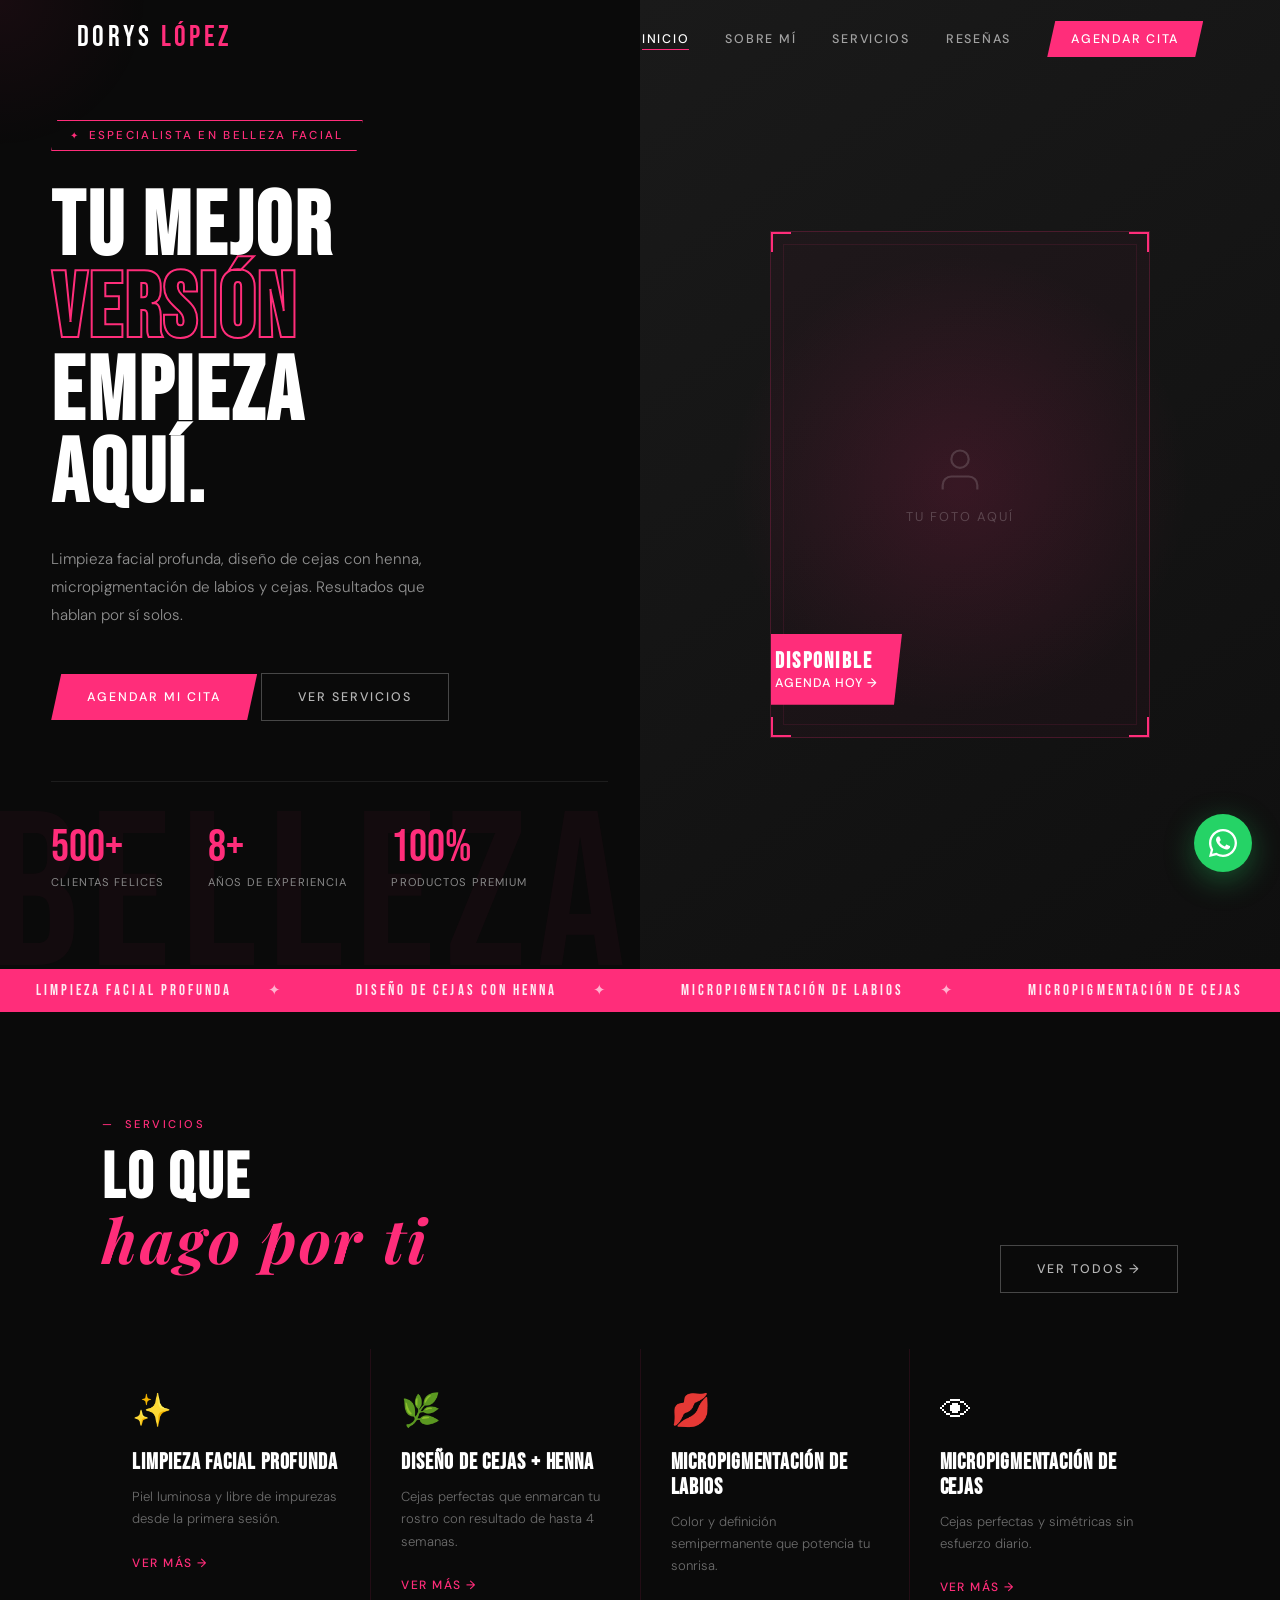
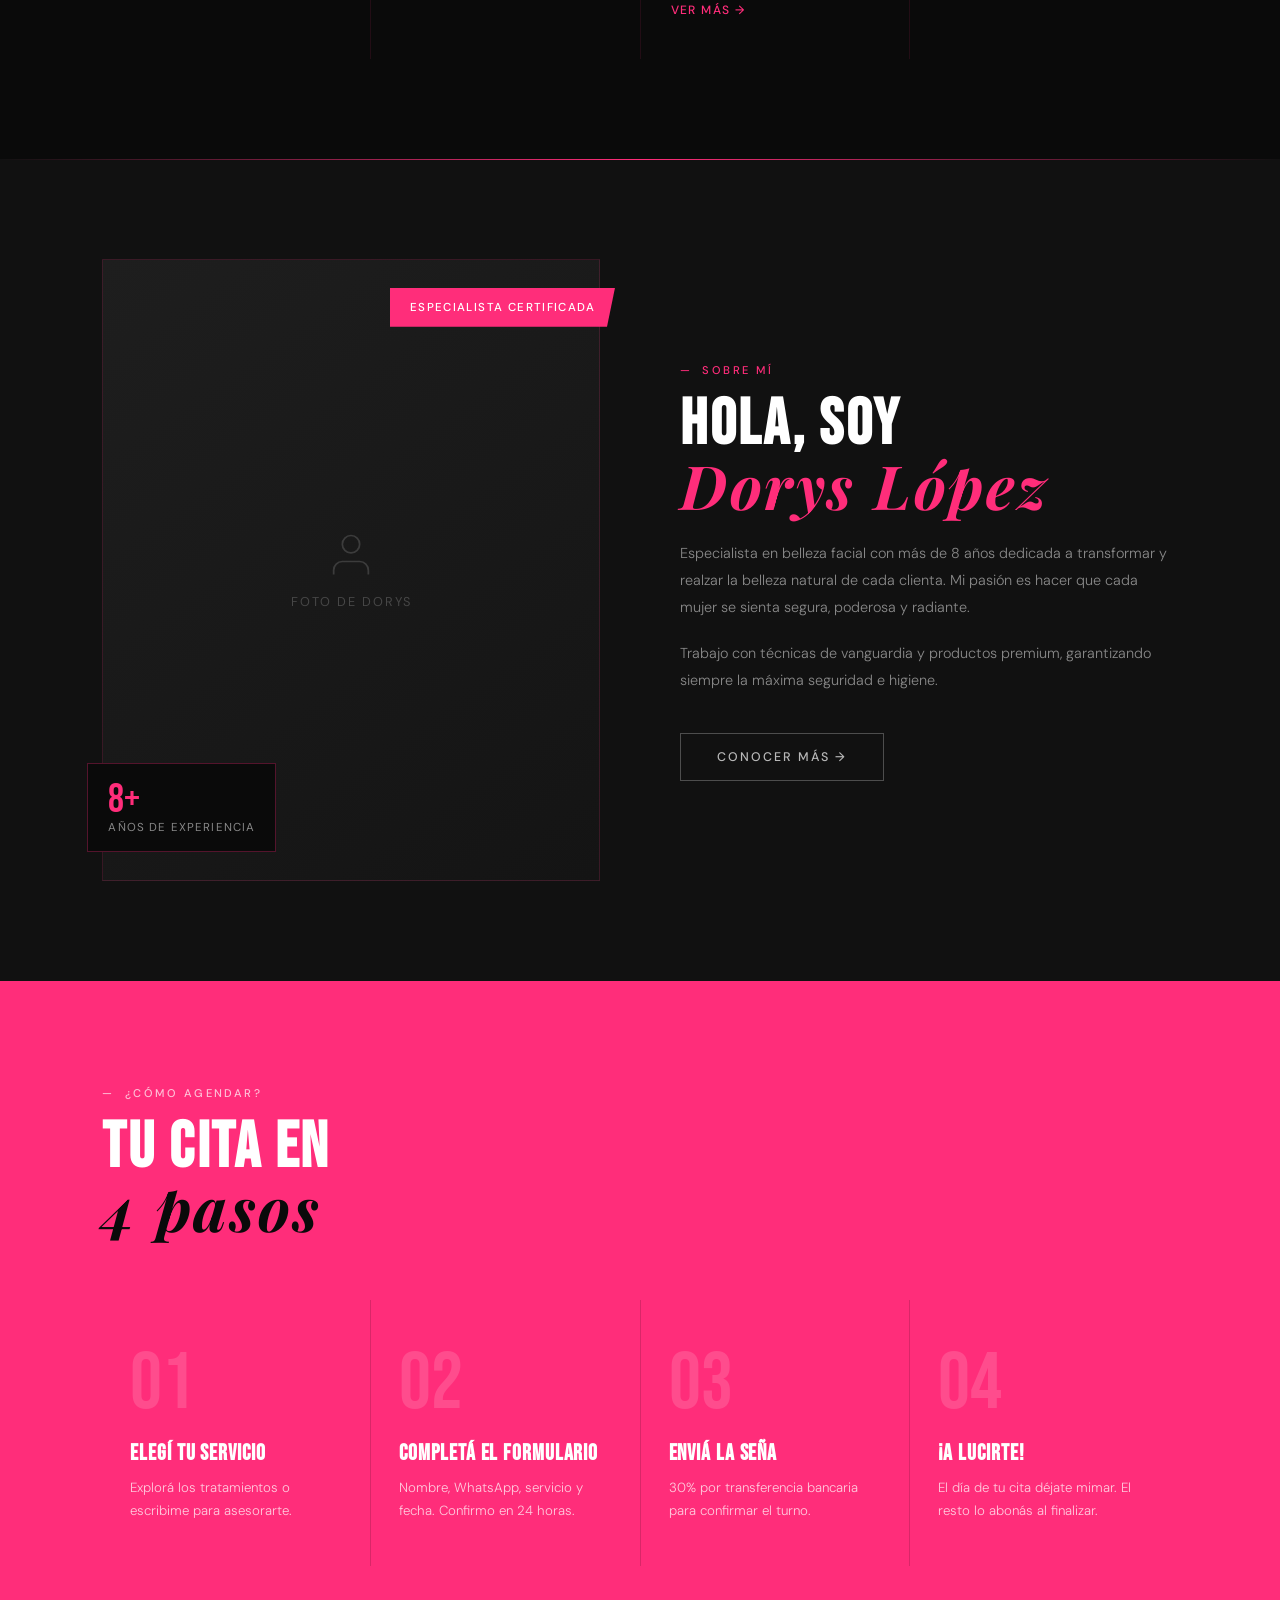
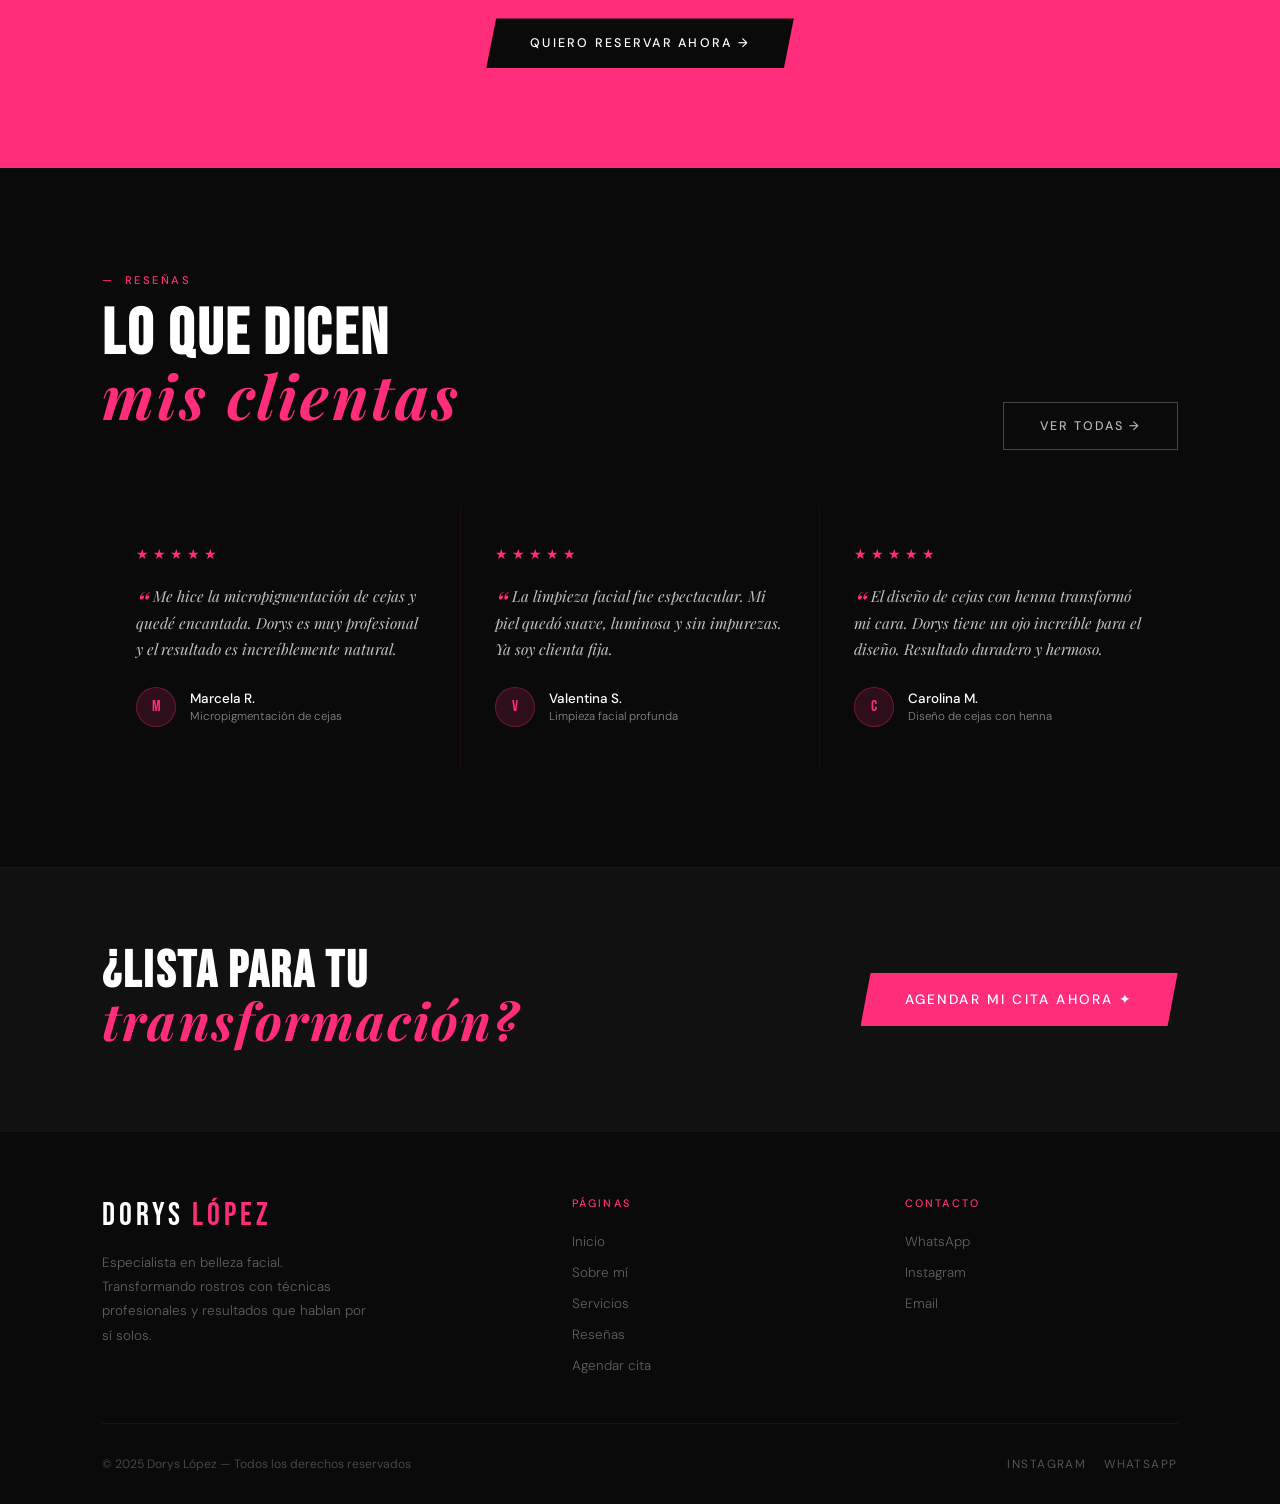
<file: index.html>
<!DOCTYPE html>
<html lang="es">
<head>
<meta charset="UTF-8"><meta name="viewport" content="width=device-width, initial-scale=1.0">
<title>Dorys López — Especialista en Belleza Facial</title>
<link rel="preconnect" href="https://fonts.googleapis.com">
<link href="https://fonts.googleapis.com/css2?family=Bebas+Neue&family=DM+Sans:ital,wght@0,300;0,400;0,500;1,300&family=Playfair+Display:ital@1&display=swap" rel="stylesheet">
<link rel="stylesheet" href="shared.css">
<style>
#inicio{min-height:100vh;display:grid;grid-template-columns:1fr 1fr;position:relative;overflow:hidden}
.hero-bg-text{position:absolute;bottom:-40px;left:-10px;font-family:'Bebas Neue',sans-serif;font-size:clamp(100px,18vw,220px);color:rgba(255,45,122,.04);white-space:nowrap;pointer-events:none;user-select:none;letter-spacing:.05em;line-height:1}
.hero-left{display:flex;flex-direction:column;justify-content:center;padding:120px 5% 80px 8%;position:relative;z-index:1}
.hero-badge{display:inline-flex;align-items:center;gap:8px;border:1px solid var(--pink);padding:7px 18px;width:fit-content;margin-bottom:36px;font-size:.72rem;letter-spacing:.2em;text-transform:uppercase;color:var(--pink);font-weight:500;clip-path:polygon(6px 0%,100% 0%,calc(100% - 6px) 100%,0% 100%)}
.hero-badge::before{content:'✦';font-size:.6rem}
.hero-left h1{font-family:'Bebas Neue',sans-serif;font-size:clamp(4rem,7vw,7rem);line-height:.92;letter-spacing:.03em;color:var(--white);margin-bottom:28px}
.stroke{-webkit-text-stroke:2px var(--pink);color:transparent}
.hero-left p{font-size:.95rem;line-height:1.85;color:rgba(255,255,255,.55);max-width:420px;margin-bottom:44px;font-weight:300}
.hero-stats{display:flex;gap:44px;margin-top:60px;padding-top:44px;border-top:1px solid rgba(255,255,255,.08)}
.stat-num{font-family:'Bebas Neue',sans-serif;font-size:2.8rem;color:var(--pink);line-height:1}
.stat-label{font-size:.7rem;letter-spacing:.1em;text-transform:uppercase;color:var(--gray);margin-top:4px}
.hero-right{position:relative;overflow:hidden;background:linear-gradient(145deg,#1a1a1a,#0f0f0f);display:flex;align-items:center;justify-content:center}
.hero-right::before{content:'';position:absolute;top:50%;left:50%;width:500px;height:500px;transform:translate(-50%,-50%);background:radial-gradient(circle,rgba(255,45,122,.12) 0%,transparent 65%);pointer-events:none}
.hero-img-frame{width:75%;max-width:380px;aspect-ratio:3/4;border:1px solid rgba(255,45,122,.2);position:relative;overflow:hidden;display:flex;align-items:center;justify-content:center;flex-direction:column;gap:12px;color:rgba(255,255,255,.2);font-size:.85rem;letter-spacing:.1em;background:rgba(255,45,122,.03)}
.hero-img-frame::before{content:'';position:absolute;top:12px;left:12px;right:12px;bottom:12px;border:1px solid rgba(255,45,122,.1);pointer-events:none}
.fc{position:absolute;width:20px;height:20px;border-color:var(--pink);border-style:solid}
.fc.tl{top:0;left:0;border-width:2px 0 0 2px}.fc.tr{top:0;right:0;border-width:2px 2px 0 0}
.fc.bl{bottom:0;left:0;border-width:0 0 2px 2px}.fc.br{bottom:0;right:0;border-width:0 2px 2px 0}
.hero-img-frame svg{opacity:.15;width:52px;height:52px}
.hero-tag{position:absolute;bottom:32px;left:-20px;background:var(--pink);color:white;padding:14px 24px;font-size:.78rem;letter-spacing:.08em;text-transform:uppercase;font-weight:500;clip-path:polygon(0 0,100% 0,calc(100% - 8px) 100%,0 100%)}
.hero-tag strong{display:block;font-family:'Bebas Neue',sans-serif;font-size:1.4rem;letter-spacing:.1em}
.servicios-preview{padding:100px 8%;background:var(--black)}
.preview-header{display:flex;justify-content:space-between;align-items:flex-end;margin-bottom:56px}
.servicios-row{display:grid;grid-template-columns:repeat(4,1fr);gap:1px;background:rgba(255,45,122,.1)}
.srv-mini{background:var(--black);padding:40px 30px;position:relative;overflow:hidden;transition:background .4s;text-decoration:none;display:block;color:inherit}
.srv-mini:hover{background:var(--black3)}
.srv-mini::after{content:'';position:absolute;left:0;bottom:0;width:0;height:2px;background:var(--pink);transition:width .5s ease}
.srv-mini:hover::after{width:100%}
.srv-icon{font-size:2rem;margin-bottom:20px;display:block}
.srv-mini h3{font-family:'Bebas Neue',sans-serif;font-size:1.4rem;letter-spacing:.04em;color:var(--white);margin-bottom:10px;line-height:1.1}
.srv-mini p{color:rgba(255,255,255,.4);font-size:.82rem;line-height:1.7;font-weight:300;margin-bottom:20px}
.srv-arrow{color:var(--pink);font-size:.75rem;letter-spacing:.12em;text-transform:uppercase;font-weight:500}
.sobre-preview{background:var(--black2);display:grid;grid-template-columns:1fr 1fr;align-items:center;padding:100px 8%;gap:80px;position:relative}
.sobre-preview::before{content:'';position:absolute;top:0;left:0;right:0;height:1px;background:linear-gradient(90deg,transparent,var(--pink),transparent)}
.about-visual{position:relative;aspect-ratio:4/5;background:linear-gradient(145deg,#1e1e1e,#141414);border:1px solid rgba(255,45,122,.15);display:flex;align-items:center;justify-content:center;flex-direction:column;gap:12px;color:rgba(255,255,255,.2);font-size:.85rem}
.about-visual svg{opacity:.15;width:52px;height:52px}
.about-badge-float{position:absolute;top:28px;right:-16px;background:var(--pink);padding:12px 20px;font-size:.72rem;letter-spacing:.12em;text-transform:uppercase;font-weight:500;color:white;clip-path:polygon(0 0,100% 0,calc(100% - 8px) 100%,0 100%)}
.about-years{position:absolute;bottom:28px;left:-16px;background:var(--black);border:1px solid rgba(255,45,122,.3);padding:16px 20px}
.about-years-num{font-family:'Bebas Neue',sans-serif;font-size:2.5rem;color:var(--pink);line-height:1}
.about-years-txt{font-size:.72rem;letter-spacing:.1em;text-transform:uppercase;color:var(--gray)}
.about-content p{color:rgba(255,255,255,.5);line-height:1.9;font-size:.9rem;font-weight:300;margin-bottom:18px}
.proceso-section{background:var(--pink);padding:100px 8%}
.proceso-section .section-label{color:rgba(255,255,255,.7)}
.proceso-section .section-title{color:var(--white)}
.proceso-section .section-title em{color:var(--black)}
.proceso-steps{display:grid;grid-template-columns:repeat(4,1fr);gap:1px;background:rgba(0,0,0,.15);margin-top:56px}
.paso{background:var(--pink);padding:44px 28px;transition:background .3s}
.paso:hover{background:rgba(255,45,122,.85)}
.paso-num{font-family:'Bebas Neue',sans-serif;font-size:5rem;color:rgba(255,255,255,.15);line-height:1;margin-bottom:16px}
.paso h4{font-family:'Bebas Neue',sans-serif;font-size:1.4rem;letter-spacing:.04em;color:white;margin-bottom:10px}
.paso p{color:rgba(255,255,255,.75);font-size:.83rem;line-height:1.7;font-weight:300}
.proceso-cta{margin-top:52px;text-align:center}
.testi-preview{padding:100px 8%;background:var(--black)}
.testi-grid{display:grid;grid-template-columns:repeat(3,1fr);gap:1px;background:rgba(255,45,122,.1)}
.testimonio{background:var(--black);padding:40px 34px;transition:background .3s}
.testimonio:hover{background:var(--black3)}
.stars{color:var(--pink);font-size:.85rem;letter-spacing:4px;margin-bottom:20px}
.testimonio blockquote{font-family:'Playfair Display',serif;font-style:italic;font-size:.95rem;line-height:1.75;color:rgba(255,255,255,.75);margin-bottom:24px}
.testimonio blockquote::before{content:'\201C';font-size:2rem;color:var(--pink);line-height:0;vertical-align:-.4em;margin-right:4px}
.testimonio cite{display:flex;align-items:center;gap:14px;font-style:normal}
.avatar{width:40px;height:40px;border-radius:50%;background:rgba(255,45,122,.15);border:1px solid rgba(255,45,122,.3);display:flex;align-items:center;justify-content:center;font-family:'Bebas Neue',sans-serif;font-size:1rem;color:var(--pink)}
.cite-name{font-size:.84rem;font-weight:500;color:var(--white)}
.cite-serv{font-size:.72rem;color:var(--gray);font-weight:300;margin-top:2px}
.cta-band{background:var(--black2);padding:80px 8%;display:flex;align-items:center;justify-content:space-between;gap:40px;border-top:1px solid rgba(255,45,122,.1);flex-wrap:wrap}
.cta-band h2{font-family:'Bebas Neue',sans-serif;font-size:clamp(2rem,4vw,3.2rem);letter-spacing:.04em;line-height:.95}
.cta-band h2 em{font-family:'Playfair Display',serif;font-style:italic;color:var(--pink)}
@media(max-width:960px){
  #inicio{grid-template-columns:1fr}
  .hero-right{min-height:300px}
  .hero-left{padding:100px 5% 60px}
  .sobre-preview{grid-template-columns:1fr}
  .about-visual{display:none}
  .servicios-row{grid-template-columns:1fr 1fr}
  .proceso-steps{grid-template-columns:1fr 1fr}
  .testi-grid{grid-template-columns:1fr}
  .cta-band{flex-direction:column;text-align:center}
  .preview-header{flex-direction:column;gap:16px;align-items:flex-start}
}
@media(max-width:600px){
  .hero-stats{gap:24px}
  .servicios-row{grid-template-columns:1fr}
  .proceso-steps{grid-template-columns:1fr}
}
</style>
</head>
<body>
<div class="cursor-glow" id="cursorGlow"></div>
<nav id="navbar">
  <a href="index.html" class="nav-logo">DORYS <span>LÓPEZ</span></a>
  <ul class="nav-links" id="navMenu">
    <li><a href="index.html" class="active">Inicio</a></li>
    <li><a href="nosotros.html">Sobre mí</a></li>
    <li><a href="servicios.html">Servicios</a></li>
    <li><a href="testimonios.html">Reseñas</a></li>
    <li><a href="agenda.html" class="nav-cta">Agendar cita</a></li>
  </ul>
  <button class="hamburger" id="hamburger" aria-label="Menú"><span></span><span></span><span></span></button>
</nav>
<section id="inicio">
  <div class="hero-bg-text">BELLEZA</div>
  <div class="hero-left">
    <div class="hero-badge">Especialista en Belleza Facial</div>
    <h1>TU MEJOR<br><span class="stroke">VERSIÓN</span><br>EMPIEZA<br>AQUÍ.</h1>
    <p>Limpieza facial profunda, diseño de cejas con henna, micropigmentación de labios y cejas. Resultados que hablan por sí solos.</p>
    <div class="hero-btns">
      <a href="agenda.html" class="btn-primary">Agendar mi cita</a>
      <a href="servicios.html" class="btn-outline">Ver servicios</a>
    </div>
    <div class="hero-stats">
      <div><div class="stat-num">500+</div><div class="stat-label">Clientas felices</div></div>
      <div><div class="stat-num">8+</div><div class="stat-label">Años de experiencia</div></div>
      <div><div class="stat-num">100%</div><div class="stat-label">Productos premium</div></div>
    </div>
  </div>
  <div class="hero-right">
    <div class="hero-img-frame">
      <div class="fc tl"></div><div class="fc tr"></div><div class="fc bl"></div><div class="fc br"></div>
      <svg viewBox="0 0 24 24" fill="none" stroke="white" stroke-width="1"><path d="M20 21v-2a4 4 0 0 0-4-4H8a4 4 0 0 0-4 4v2M12 11a4 4 0 1 0 0-8 4 4 0 0 0 0 8z"/></svg>
      <span style="font-size:.8rem;letter-spacing:.15em;text-transform:uppercase">Tu foto aquí</span>
      <div class="hero-tag"><strong>Disponible</strong>Agenda hoy →</div>
    </div>
  </div>
</section>
<div class="ticker"><div class="ticker-track"><span class="ticker-item">Limpieza Facial Profunda</span><span class="ticker-item">Diseño de Cejas con Henna</span><span class="ticker-item">Micropigmentación de Labios</span><span class="ticker-item">Micropigmentación de Cejas</span><span class="ticker-item">Resultados Reales</span><span class="ticker-item">Agenda tu Cita Hoy</span><span class="ticker-item">Limpieza Facial Profunda</span><span class="ticker-item">Diseño de Cejas con Henna</span><span class="ticker-item">Micropigmentación de Labios</span><span class="ticker-item">Micropigmentación de Cejas</span><span class="ticker-item">Resultados Reales</span><span class="ticker-item">Agenda tu Cita Hoy</span></div></div>
<section class="servicios-preview">
  <div class="preview-header fade-in">
    <div><div class="section-label">Servicios</div><h2 class="section-title">LO QUE<br><em>hago por ti</em></h2></div>
    <a href="servicios.html" class="btn-outline">Ver todos →</a>
  </div>
  <div class="servicios-row">
    <a href="servicios.html" class="srv-mini fade-in"><span class="srv-icon">✨</span><h3>Limpieza Facial Profunda</h3><p>Piel luminosa y libre de impurezas desde la primera sesión.</p><span class="srv-arrow">Ver más →</span></a>
    <a href="servicios.html" class="srv-mini fade-in"><span class="srv-icon">🌿</span><h3>Diseño de Cejas + Henna</h3><p>Cejas perfectas que enmarcan tu rostro con resultado de hasta 4 semanas.</p><span class="srv-arrow">Ver más →</span></a>
    <a href="servicios.html" class="srv-mini fade-in"><span class="srv-icon">💋</span><h3>Micropigmentación de Labios</h3><p>Color y definición semipermanente que potencia tu sonrisa.</p><span class="srv-arrow">Ver más →</span></a>
    <a href="servicios.html" class="srv-mini fade-in"><span class="srv-icon">👁</span><h3>Micropigmentación de Cejas</h3><p>Cejas perfectas y simétricas sin esfuerzo diario.</p><span class="srv-arrow">Ver más →</span></a>
  </div>
</section>
<section class="sobre-preview">
  <div class="about-visual fade-in">
    <div class="about-badge-float">Especialista certificada</div>
    <svg viewBox="0 0 24 24" fill="none" stroke="white" stroke-width="0.8"><path d="M20 21v-2a4 4 0 0 0-4-4H8a4 4 0 0 0-4 4v2M12 11a4 4 0 1 0 0-8 4 4 0 0 0 0 8z"/></svg>
    <span style="font-size:.8rem;letter-spacing:.15em;text-transform:uppercase">Foto de Dorys</span>
    <div class="about-years"><div class="about-years-num">8+</div><div class="about-years-txt">Años de experiencia</div></div>
  </div>
  <div class="about-content fade-in">
    <div class="section-label">Sobre mí</div>
    <h2 class="section-title">HOLA, SOY<br><em>Dorys López</em></h2>
    <p>Especialista en belleza facial con más de 8 años dedicada a transformar y realzar la belleza natural de cada clienta. Mi pasión es hacer que cada mujer se sienta segura, poderosa y radiante.</p>
    <p>Trabajo con técnicas de vanguardia y productos premium, garantizando siempre la máxima seguridad e higiene.</p>
    <br><a href="nosotros.html" class="btn-outline">Conocer más →</a>
  </div>
</section>
<section class="proceso-section">
  <div class="section-label">¿Cómo agendar?</div>
  <h2 class="section-title">TU CITA EN<br><em>4 pasos</em></h2>
  <div class="proceso-steps">
    <div class="paso fade-in"><div class="paso-num">01</div><h4>Elegí tu servicio</h4><p>Explorá los tratamientos o escribime para asesorarte.</p></div>
    <div class="paso fade-in"><div class="paso-num">02</div><h4>Completá el formulario</h4><p>Nombre, WhatsApp, servicio y fecha. Confirmo en 24 horas.</p></div>
    <div class="paso fade-in"><div class="paso-num">03</div><h4>Enviá la seña</h4><p>30% por transferencia bancaria para confirmar el turno.</p></div>
    <div class="paso fade-in"><div class="paso-num">04</div><h4>¡A lucirte!</h4><p>El día de tu cita déjate mimar. El resto lo abonás al finalizar.</p></div>
  </div>
  <div class="proceso-cta"><a href="agenda.html" class="btn-dark">Quiero reservar ahora →</a></div>
</section>
<section class="testi-preview">
  <div class="preview-header fade-in">
    <div><div class="section-label">Reseñas</div><h2 class="section-title">LO QUE DICEN<br><em>mis clientas</em></h2></div>
    <a href="testimonios.html" class="btn-outline">Ver todas →</a>
  </div>
  <div class="testi-grid">
    <div class="testimonio fade-in"><div class="stars">★★★★★</div><blockquote>Me hice la micropigmentación de cejas y quedé encantada. Dorys es muy profesional y el resultado es increíblemente natural.</blockquote><cite><div class="avatar">M</div><div><div class="cite-name">Marcela R.</div><div class="cite-serv">Micropigmentación de cejas</div></div></cite></div>
    <div class="testimonio fade-in"><div class="stars">★★★★★</div><blockquote>La limpieza facial fue espectacular. Mi piel quedó suave, luminosa y sin impurezas. Ya soy clienta fija.</blockquote><cite><div class="avatar">V</div><div><div class="cite-name">Valentina S.</div><div class="cite-serv">Limpieza facial profunda</div></div></cite></div>
    <div class="testimonio fade-in"><div class="stars">★★★★★</div><blockquote>El diseño de cejas con henna transformó mi cara. Dorys tiene un ojo increíble para el diseño. Resultado duradero y hermoso.</blockquote><cite><div class="avatar">C</div><div><div class="cite-name">Carolina M.</div><div class="cite-serv">Diseño de cejas con henna</div></div></cite></div>
  </div>
</section>
<div class="cta-band fade-in">
  <h2>¿LISTA PARA TU<br><em>transformación?</em></h2>
  <a href="agenda.html" class="btn-primary" style="font-size:.85rem;padding:18px 44px">Agendar mi cita ahora ✦</a>
</div>
<footer>
  <div class="footer-top">
    <div class="footer-brand"><div class="footer-logo">DORYS <span>LÓPEZ</span></div><p>Especialista en belleza facial. Transformando rostros con técnicas profesionales y resultados que hablan por sí solos.</p></div>
    <div class="footer-col"><h5>Páginas</h5><ul><li><a href="index.html">Inicio</a></li><li><a href="nosotros.html">Sobre mí</a></li><li><a href="servicios.html">Servicios</a></li><li><a href="testimonios.html">Reseñas</a></li><li><a href="agenda.html">Agendar cita</a></li></ul></div>
    <div class="footer-col"><h5>Contacto</h5><ul><li><a href="https://wa.me/TUNUMERO">WhatsApp</a></li><li><a href="https://www.instagram.com/">Instagram</a></li><li><a href="mailto:dorys@email.com">Email</a></li></ul></div>
  </div>
  <div class="footer-bottom"><span>© 2025 Dorys López — Todos los derechos reservados</span><div class="social-links"><a href="https://www.instagram.com/" target="_blank">Instagram</a><a href="https://wa.me/TUNUMERO" target="_blank">WhatsApp</a></div></div>
</footer>
<a href="https://wa.me/TUNUMERO?text=Hola%20Dorys!%20Quiero%20agendar%20una%20cita" class="wa-float" target="_blank"><svg width="28" height="28" viewBox="0 0 24 24" fill="white"><path d="M17.472 14.382c-.297-.149-1.758-.867-2.03-.967-.273-.099-.471-.148-.67.15-.197.297-.767.966-.94 1.164-.173.199-.347.223-.644.075-.297-.15-1.255-.463-2.39-1.475-.883-.788-1.48-1.761-1.653-2.059-.173-.297-.018-.458.13-.606.134-.133.298-.347.446-.52.149-.174.198-.298.298-.497.099-.198.05-.371-.025-.52-.075-.149-.669-1.612-.916-2.207-.242-.579-.487-.5-.669-.51-.173-.008-.371-.01-.57-.01-.198 0-.52.074-.792.372-.272.297-1.04 1.016-1.04 2.479 0 1.462 1.065 2.875 1.213 3.074.149.198 2.096 3.2 5.077 4.487.709.306 1.262.489 1.694.625.712.227 1.36.195 1.871.118.571-.085 1.758-.719 2.006-1.413.248-.694.248-1.289.173-1.413-.074-.124-.272-.198-.57-.347z"/><path d="M12 0C5.373 0 0 5.373 0 12c0 2.123.555 4.116 1.528 5.845L0 24l6.338-1.501A11.95 11.95 0 0012 24c6.627 0 12-5.373 12-12S18.627 0 12 0zm0 22c-1.891 0-3.66-.506-5.186-1.388l-.372-.22-3.764.891.93-3.666-.242-.383A9.96 9.96 0 012 12C2 6.477 6.477 2 12 2s10 4.477 10 10-4.477 10-10 10z"/></svg></a>
<script src="shared.js"></script>
<script>document.querySelectorAll('.fade-in').forEach(el=>observer.observe(el));</script>
</body>
</html>
</file>
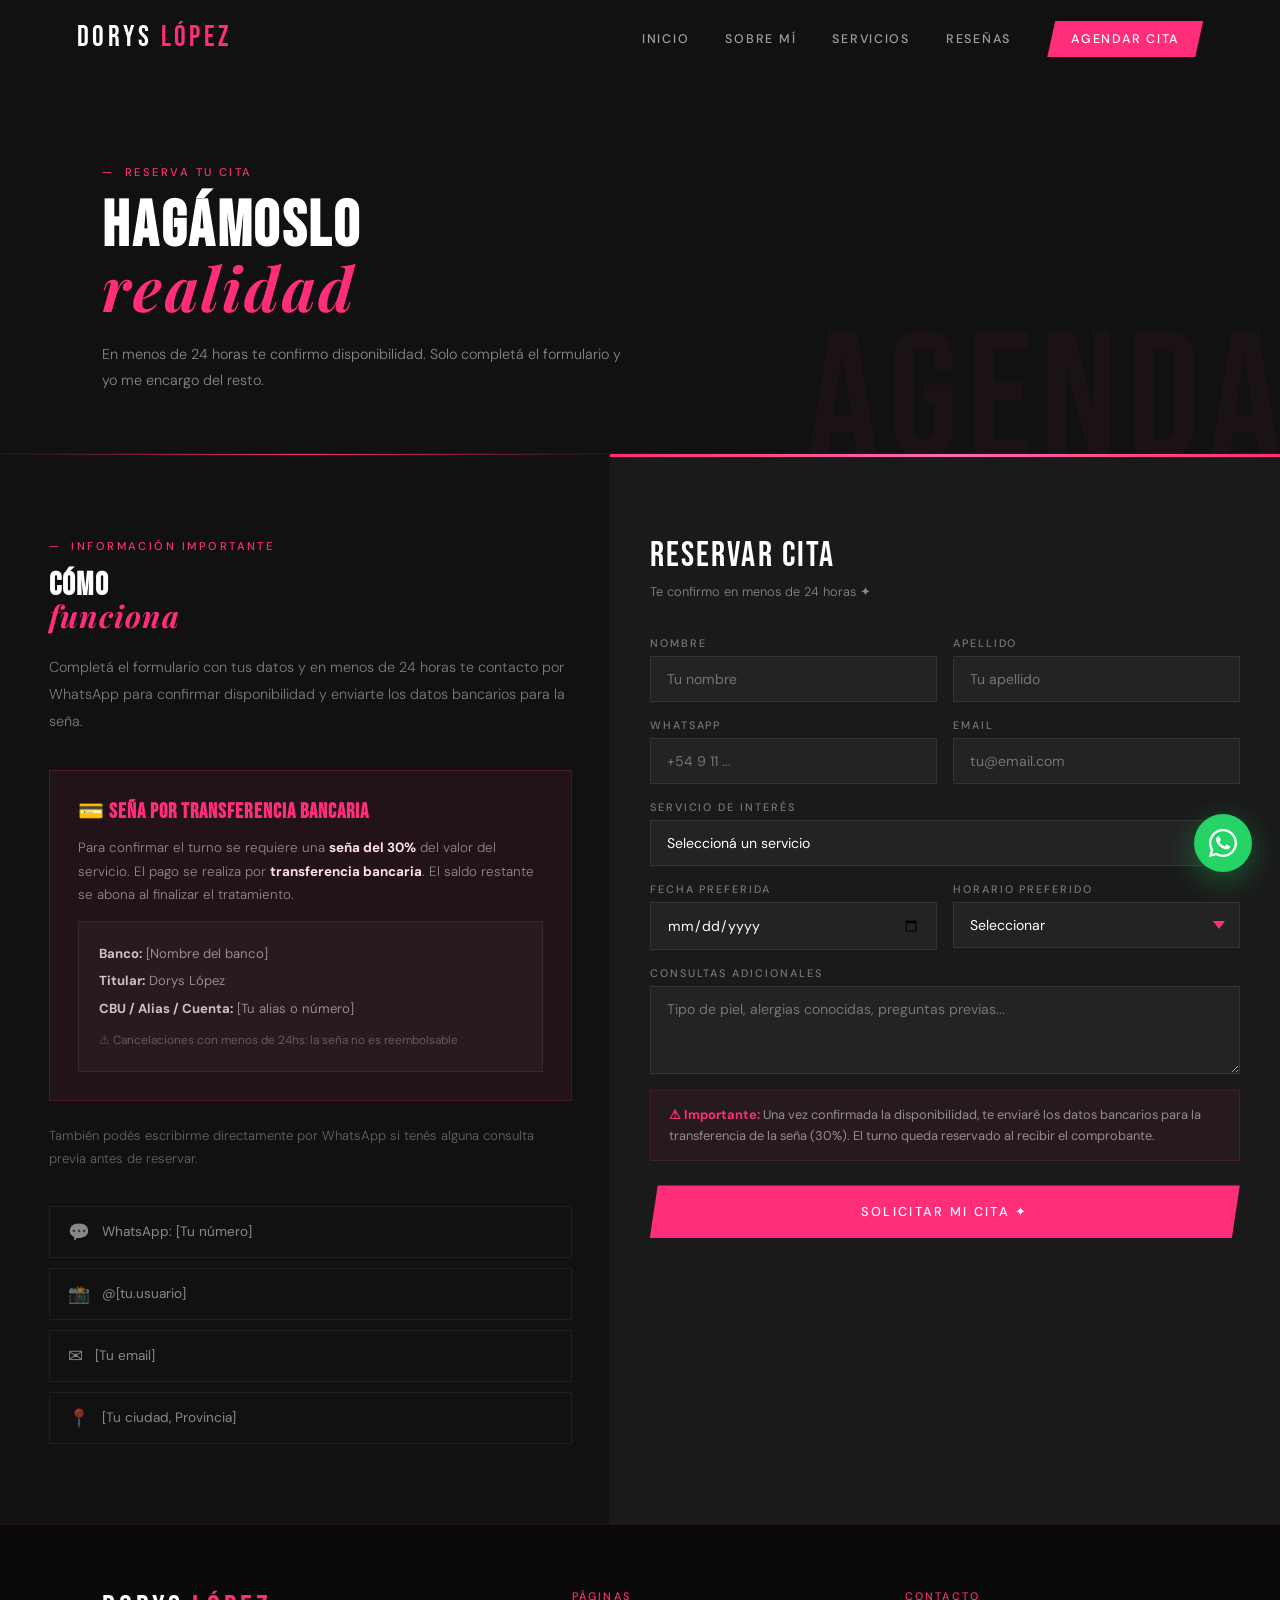
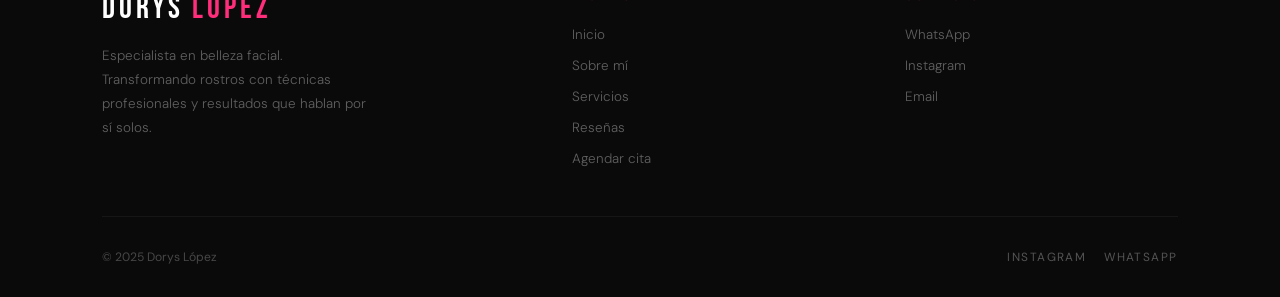
<file: agenda.html>
<!DOCTYPE html>
<html lang="es">
<head>
<meta charset="UTF-8"><meta name="viewport" content="width=device-width, initial-scale=1.0">
<title>Agendar cita — Dorys López</title>
<link rel="preconnect" href="https://fonts.googleapis.com">
<link href="https://fonts.googleapis.com/css2?family=Bebas+Neue&family=DM+Sans:ital,wght@0,300;0,400;0,500;1,300&family=Playfair+Display:ital@1&display=swap" rel="stylesheet">
<link rel="stylesheet" href="shared.css">
<style>
.agenda-layout{display:grid;grid-template-columns:1fr 1.1fr;gap:0;min-height:80vh}
.agenda-sidebar{background:var(--black2);padding:80px 6% 80px 8%;position:relative;border-right:1px solid rgba(255,45,122,.1)}
.agenda-sidebar::before{content:'';position:absolute;top:0;left:0;right:0;height:1px;background:linear-gradient(90deg,transparent,var(--pink),transparent)}
.agenda-sidebar>p{color:rgba(255,255,255,.45);font-size:.9rem;line-height:1.85;font-weight:300;margin-bottom:36px}
.seña-box{background:rgba(255,45,122,.07);border:1px solid rgba(255,45,122,.2);padding:28px 28px;margin-bottom:24px}
.seña-box h4{font-family:'Bebas Neue',sans-serif;font-size:1.3rem;letter-spacing:.05em;color:var(--pink);margin-bottom:12px}
.seña-box p{color:rgba(255,255,255,.5);font-size:.84rem;line-height:1.75;font-weight:300}
.seña-box strong{color:var(--pink-pale)}
.bank-data{background:rgba(255,255,255,.03);border:1px solid rgba(255,255,255,.06);padding:18px 20px;margin-top:14px;font-size:.82rem;color:rgba(255,255,255,.5);line-height:2.1}
.bank-data span{display:block}
.bank-data b{color:rgba(255,255,255,.75)}
.contacto-links{display:flex;flex-direction:column;gap:10px;margin-top:24px}
.contacto-item{display:flex;align-items:center;gap:12px;font-size:.85rem;color:rgba(255,255,255,.5);text-decoration:none;padding:14px 18px;border:1px solid rgba(255,255,255,.06);transition:all .3s}
.contacto-item:hover{border-color:var(--pink);color:var(--white)}
.ic{font-size:1.1rem}
.agenda-form-wrap{background:var(--black3);padding:80px 6%;position:relative;overflow:hidden}
.agenda-form-wrap::before{content:'';position:absolute;top:0;left:0;right:0;height:3px;background:linear-gradient(90deg,var(--pink),var(--pink-light),var(--pink))}
.form-title{font-family:'Bebas Neue',sans-serif;font-size:2.2rem;letter-spacing:.06em;color:var(--white);margin-bottom:6px}
.form-sub{font-size:.8rem;color:var(--gray);margin-bottom:36px;font-weight:300}
.form-grid{display:grid;grid-template-columns:1fr 1fr;gap:16px}
.form-group{display:flex;flex-direction:column;gap:6px}
.form-group.full{grid-column:1/-1}
.form-group label{font-size:.68rem;letter-spacing:.18em;text-transform:uppercase;color:rgba(255,255,255,.4);font-weight:500}
.form-group input,.form-group select,.form-group textarea{background:rgba(255,255,255,.04);border:1px solid rgba(255,255,255,.08);padding:13px 16px;font-family:'DM Sans',sans-serif;font-size:.88rem;color:var(--white);outline:none;transition:border-color .3s;-webkit-appearance:none;appearance:none;border-radius:0}
.form-group input:focus,.form-group select:focus,.form-group textarea:focus{border-color:var(--pink)}
.form-group select{background-image:url("data:image/svg+xml,%3Csvg xmlns='http://www.w3.org/2000/svg' width='12' height='8' viewBox='0 0 12 8'%3E%3Cpath fill='%23ff2d7a' d='M6 8L0 0h12z'/%3E%3C/svg%3E");background-repeat:no-repeat;background-position:right 14px center;padding-right:36px;cursor:pointer}
.form-group select option{background:var(--black3)}
.form-group textarea{resize:vertical;min-height:88px}
.seña-notice{grid-column:1/-1;background:rgba(255,45,122,.06);border:1px solid rgba(255,45,122,.15);padding:14px 18px;font-size:.8rem;color:rgba(255,255,255,.5);line-height:1.6}
.seña-notice strong{color:var(--pink)}
.btn-submit{grid-column:1/-1;background:var(--pink);color:var(--white);border:none;padding:18px;font-family:'DM Sans',sans-serif;font-size:.8rem;letter-spacing:.18em;text-transform:uppercase;font-weight:500;cursor:pointer;transition:all .3s;margin-top:8px;clip-path:polygon(8px 0%,100% 0%,calc(100% - 8px) 100%,0% 100%)}
.btn-submit:hover{background:var(--pink-light)}
.success-msg{display:none;grid-column:1/-1;background:rgba(255,45,122,.08);border:1px solid var(--pink);padding:28px;text-align:center;font-size:.9rem;color:var(--white);line-height:1.7}
.success-msg strong{font-family:'Bebas Neue',sans-serif;font-size:1.8rem;color:var(--pink);display:block;margin-bottom:8px;letter-spacing:.06em}
@media(max-width:960px){
  .agenda-layout{grid-template-columns:1fr}
  .agenda-sidebar{padding:60px 5%}
  .agenda-form-wrap{padding:60px 5%}
  .form-grid{grid-template-columns:1fr}
}
</style>
</head>
<body>
<div class="cursor-glow" id="cursorGlow"></div>
<nav id="navbar">
  <a href="index.html" class="nav-logo">DORYS <span>LÓPEZ</span></a>
  <ul class="nav-links" id="navMenu">
    <li><a href="index.html">Inicio</a></li>
    <li><a href="nosotros.html">Sobre mí</a></li>
    <li><a href="servicios.html">Servicios</a></li>
    <li><a href="testimonios.html">Reseñas</a></li>
    <li><a href="agenda.html" class="nav-cta active" style="border-bottom:none">Agendar cita</a></li>
  </ul>
  <button class="hamburger" id="hamburger" aria-label="Menú"><span></span><span></span><span></span></button>
</nav>

<div class="page-hero" style="padding-bottom:60px">
  <div class="page-hero-bg">AGENDA</div>
  <div class="section-label">Reserva tu cita</div>
  <h1 class="section-title">HAGÁMOSLO<br><em>realidad</em></h1>
  <p class="section-sub">En menos de 24 horas te confirmo disponibilidad. Solo completá el formulario y yo me encargo del resto.</p>
</div>

<div class="agenda-layout">
  <div class="agenda-sidebar fade-in">
    <div class="section-label">Información importante</div>
    <h2 class="section-title" style="font-size:2rem;margin-bottom:20px">CÓMO<br><em>funciona</em></h2>
    <p>Completá el formulario con tus datos y en menos de 24 horas te contacto por WhatsApp para confirmar disponibilidad y enviarte los datos bancarios para la seña.</p>
    <div class="seña-box">
      <h4>💳 Seña por transferencia bancaria</h4>
      <p>Para confirmar el turno se requiere una <strong>seña del 30%</strong> del valor del servicio. El pago se realiza por <strong>transferencia bancaria</strong>. El saldo restante se abona al finalizar el tratamiento.</p>
      <div class="bank-data">
        <span><b>Banco:</b> [Nombre del banco]</span>
        <span><b>Titular:</b> Dorys López</span>
        <span><b>CBU / Alias / Cuenta:</b> [Tu alias o número]</span>
        <span style="font-size:.74rem;color:rgba(255,255,255,.28);margin-top:6px">⚠ Cancelaciones con menos de 24hs: la seña no es reembolsable</span>
      </div>
    </div>
    <p style="font-size:.82rem;color:rgba(255,255,255,.35);line-height:1.7">También podés escribirme directamente por WhatsApp si tenés alguna consulta previa antes de reservar.</p>
    <div class="contacto-links">
      <a href="https://wa.me/TUNUMERO?text=Hola%20Dorys!%20Quiero%20agendar%20una%20cita" target="_blank" class="contacto-item"><span class="ic">💬</span> WhatsApp: [Tu número]</a>
      <a href="https://www.instagram.com/" target="_blank" class="contacto-item"><span class="ic">📸</span> @[tu.usuario]</a>
      <a href="mailto:dorys@email.com" class="contacto-item"><span class="ic">✉</span> [Tu email]</a>
      <div class="contacto-item"><span class="ic">📍</span> [Tu ciudad, Provincia]</div>
    </div>
  </div>

  <div class="agenda-form-wrap fade-in">
    <div class="form-title">RESERVAR CITA</div>
    <div class="form-sub">Te confirmo en menos de 24 horas ✦</div>
    <div class="form-grid">
      <div class="form-group"><label>Nombre</label><input type="text" placeholder="Tu nombre" id="f-nombre"></div>
      <div class="form-group"><label>Apellido</label><input type="text" placeholder="Tu apellido"></div>
      <div class="form-group"><label>WhatsApp</label><input type="tel" placeholder="+54 9 11 ..." id="f-tel"></div>
      <div class="form-group"><label>Email</label><input type="email" placeholder="tu@email.com"></div>
      <div class="form-group full">
        <label>Servicio de interés</label>
        <select id="f-servicio">
          <option value="">Seleccioná un servicio</option>
          <option>Limpieza facial profunda</option>
          <option>Diseño de cejas con henna</option>
          <option>Micropigmentación de labios</option>
          <option>Micropigmentación de cejas</option>
          <option>Consulta general</option>
        </select>
      </div>
      <div class="form-group"><label>Fecha preferida</label><input type="date" id="f-fecha"></div>
      <div class="form-group">
        <label>Horario preferido</label>
        <select>
          <option value="">Seleccionar</option>
          <option>Mañana (9:00–12:00)</option>
          <option>Mediodía (12:00–15:00)</option>
          <option>Tarde (15:00–18:00)</option>
          <option>Tarde-noche (18:00–20:00)</option>
        </select>
      </div>
      <div class="form-group full"><label>Consultas adicionales</label><textarea placeholder="Tipo de piel, alergias conocidas, preguntas previas..."></textarea></div>
      <div class="seña-notice"><strong>⚠ Importante:</strong> Una vez confirmada la disponibilidad, te enviaré los datos bancarios para la transferencia de la seña (30%). El turno queda reservado al recibir el comprobante.</div>
      <button class="btn-submit" onclick="submitForm()">Solicitar mi cita ✦</button>
      <div class="success-msg" id="successMsg">
        <strong>¡SOLICITUD RECIBIDA! 🌸</strong>
        Gracias por elegirme. En las próximas horas te contactaré por WhatsApp para confirmar tu turno y enviarte los datos bancarios para la seña. ¡Muchas gracias!
      </div>
    </div>
  </div>
</div>

<footer>
  <div class="footer-top">
    <div class="footer-brand"><div class="footer-logo">DORYS <span>LÓPEZ</span></div><p>Especialista en belleza facial. Transformando rostros con técnicas profesionales y resultados que hablan por sí solos.</p></div>
    <div class="footer-col"><h5>Páginas</h5><ul><li><a href="index.html">Inicio</a></li><li><a href="nosotros.html">Sobre mí</a></li><li><a href="servicios.html">Servicios</a></li><li><a href="testimonios.html">Reseñas</a></li><li><a href="agenda.html">Agendar cita</a></li></ul></div>
    <div class="footer-col"><h5>Contacto</h5><ul><li><a href="https://wa.me/TUNUMERO">WhatsApp</a></li><li><a href="https://www.instagram.com/">Instagram</a></li><li><a href="mailto:dorys@email.com">Email</a></li></ul></div>
  </div>
  <div class="footer-bottom"><span>© 2025 Dorys López</span><div class="social-links"><a href="https://www.instagram.com/" target="_blank">Instagram</a><a href="https://wa.me/TUNUMERO" target="_blank">WhatsApp</a></div></div>
</footer>
<a href="https://wa.me/TUNUMERO?text=Hola%20Dorys!" class="wa-float" target="_blank"><svg width="28" height="28" viewBox="0 0 24 24" fill="white"><path d="M17.472 14.382c-.297-.149-1.758-.867-2.03-.967-.273-.099-.471-.148-.67.15-.197.297-.767.966-.94 1.164-.173.199-.347.223-.644.075-.297-.15-1.255-.463-2.39-1.475-.883-.788-1.48-1.761-1.653-2.059-.173-.297-.018-.458.13-.606.134-.133.298-.347.446-.52.149-.174.198-.298.298-.497.099-.198.05-.371-.025-.52-.075-.149-.669-1.612-.916-2.207-.242-.579-.487-.5-.669-.51-.173-.008-.371-.01-.57-.01-.198 0-.52.074-.792.372-.272.297-1.04 1.016-1.04 2.479 0 1.462 1.065 2.875 1.213 3.074.149.198 2.096 3.2 5.077 4.487.709.306 1.262.489 1.694.625.712.227 1.36.195 1.871.118.571-.085 1.758-.719 2.006-1.413.248-.694.248-1.289.173-1.413-.074-.124-.272-.198-.57-.347z"/><path d="M12 0C5.373 0 0 5.373 0 12c0 2.123.555 4.116 1.528 5.845L0 24l6.338-1.501A11.95 11.95 0 0012 24c6.627 0 12-5.373 12-12S18.627 0 12 0zm0 22c-1.891 0-3.66-.506-5.186-1.388l-.372-.22-3.764.891.93-3.666-.242-.383A9.96 9.96 0 012 12C2 6.477 6.477 2 12 2s10 4.477 10 10-4.477 10-10 10z"/></svg></a>
<script src="shared.js"></script>
<script>
document.querySelectorAll('.fade-in').forEach(el=>observer.observe(el));
document.getElementById('f-fecha').min=new Date().toISOString().split('T')[0];
function submitForm(){
  const nombre=document.getElementById('f-nombre').value.trim();
  const tel=document.getElementById('f-tel').value.trim();
  const servicio=document.getElementById('f-servicio').value;
  const fecha=document.getElementById('f-fecha').value;
  if(!nombre||!tel||!servicio||!fecha){alert('Por favor completá nombre, WhatsApp, servicio y fecha preferida.');return}
  document.getElementById('successMsg').style.display='block';
  document.querySelector('.btn-submit').style.display='none';
  document.getElementById('successMsg').scrollIntoView({behavior:'smooth',block:'center'});
  const msg=`Hola Dorys! Me llamo ${nombre}. Quiero agendar: *${servicio}* para el ${fecha}. Mi WhatsApp es ${tel}.`;
  setTimeout(()=>{window.open(`https://wa.me/TUNUMERO?text=${encodeURIComponent(msg)}`,'_blank')},1500);
}
</script>
</body>
</html>
</file>
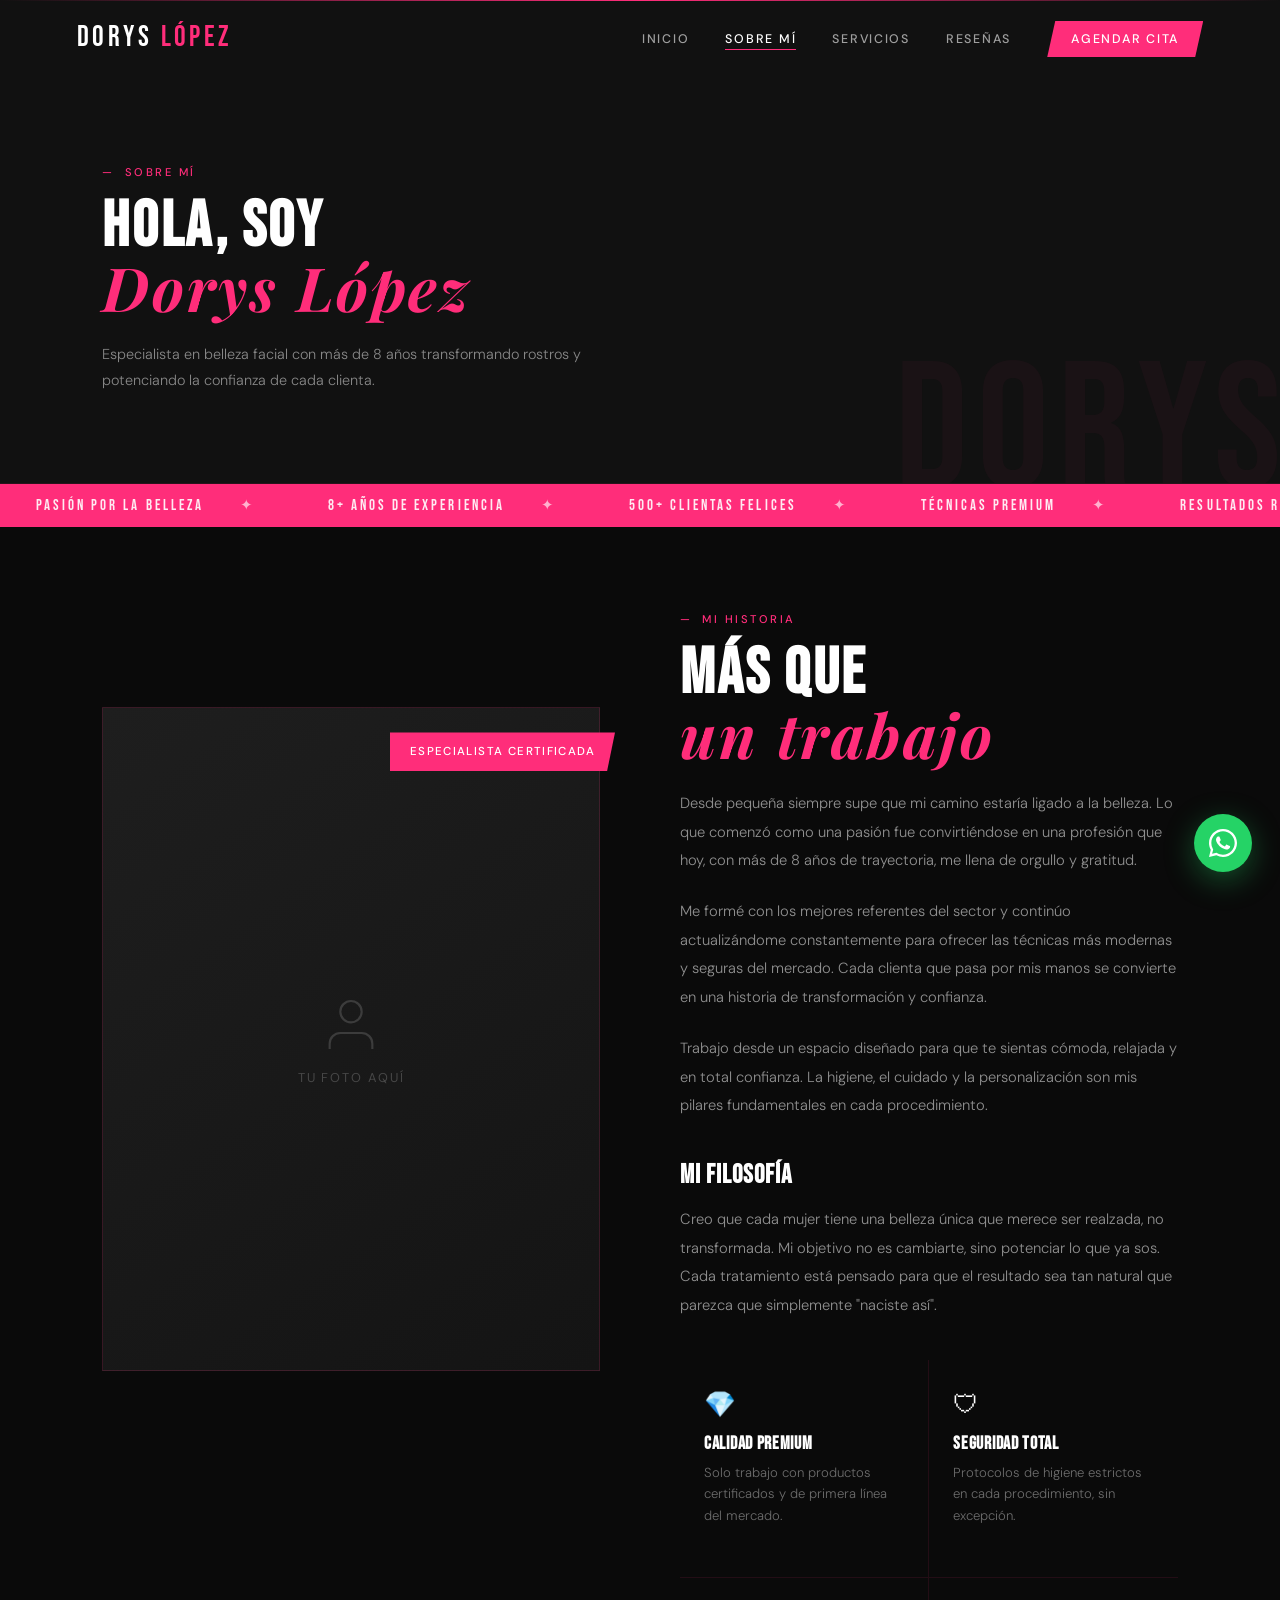
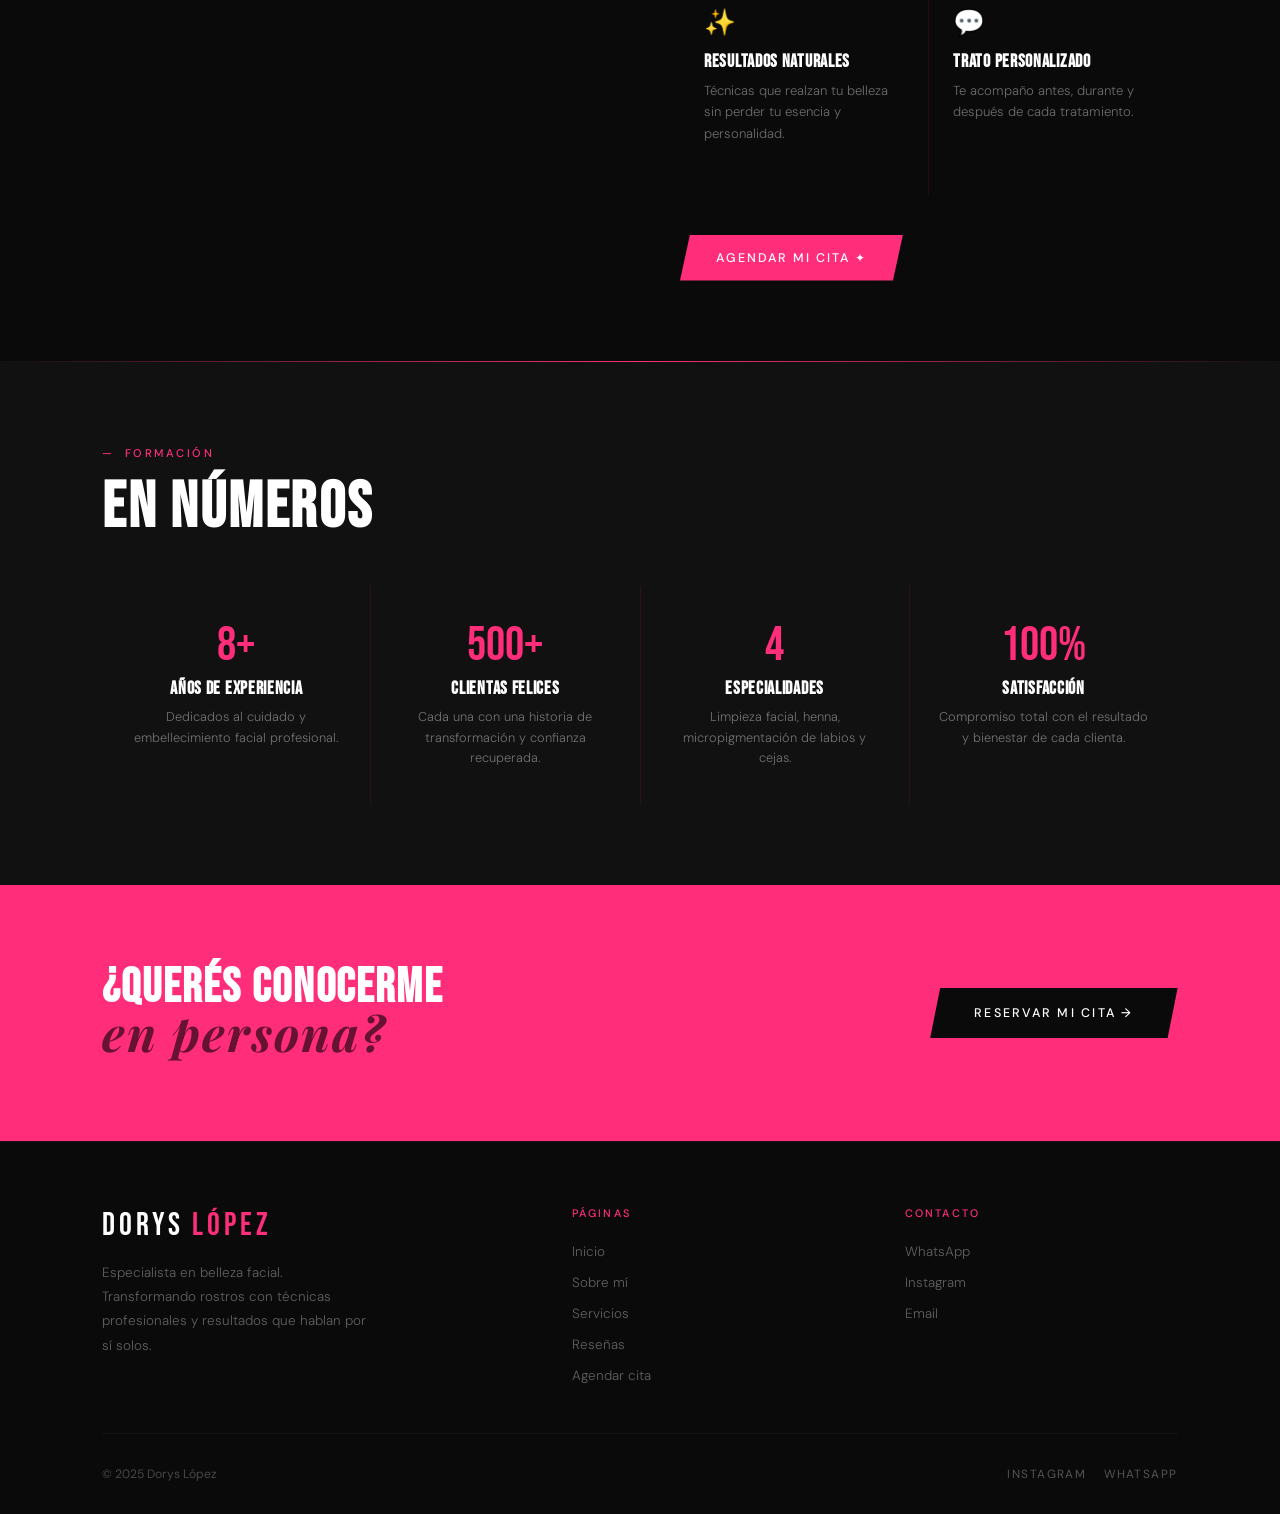
<file: nosotros.html>
<!DOCTYPE html>
<html lang="es">
<head>
<meta charset="UTF-8"><meta name="viewport" content="width=device-width, initial-scale=1.0">
<title>Sobre mí — Dorys López</title>
<link rel="preconnect" href="https://fonts.googleapis.com">
<link href="https://fonts.googleapis.com/css2?family=Bebas+Neue&family=DM+Sans:ital,wght@0,300;0,400;0,500;1,300&family=Playfair+Display:ital@1&display=swap" rel="stylesheet">
<link rel="stylesheet" href="shared.css">
<style>
.about-main{display:grid;grid-template-columns:1fr 1fr;gap:80px;align-items:start;padding:80px 8%;background:var(--black)}
.about-main::before{content:'';position:absolute;top:0;left:0;right:0;height:1px;background:linear-gradient(90deg,transparent,var(--pink),transparent)}
.about-photo{position:sticky;top:100px;aspect-ratio:3/4;background:linear-gradient(145deg,#1e1e1e,#141414);border:1px solid rgba(255,45,122,.15);display:flex;align-items:center;justify-content:center;flex-direction:column;gap:12px;color:rgba(255,255,255,.2);font-size:.85rem;position:relative}
.about-photo svg{opacity:.15;width:64px;height:64px}
.photo-badge{position:absolute;top:24px;right:-16px;background:var(--pink);padding:12px 20px;font-size:.72rem;letter-spacing:.12em;text-transform:uppercase;font-weight:500;color:white;clip-path:polygon(0 0,100% 0,calc(100% - 8px) 100%,0 100%)}
.about-text p{color:rgba(255,255,255,.55);line-height:1.95;font-size:.92rem;font-weight:300;margin-bottom:22px}
.about-text h3{font-family:'Bebas Neue',sans-serif;font-size:1.6rem;letter-spacing:.04em;color:var(--white);margin:40px 0 14px}
.values-grid{display:grid;grid-template-columns:1fr 1fr;gap:1px;background:rgba(255,45,122,.1);margin:40px 0}
.value-item{background:var(--black);padding:28px 24px}
.value-icon{font-size:1.6rem;margin-bottom:12px;display:block}
.value-item h4{font-family:'Bebas Neue',sans-serif;font-size:1.1rem;letter-spacing:.04em;color:var(--white);margin-bottom:8px}
.value-item p{color:rgba(255,255,255,.4);font-size:.82rem;line-height:1.65;font-weight:300}
.certs-section{padding:80px 8%;background:var(--black2);position:relative}
.certs-section::before{content:'';position:absolute;top:0;left:0;right:0;height:1px;background:linear-gradient(90deg,transparent,var(--pink),transparent)}
.certs-grid{display:grid;grid-template-columns:repeat(4,1fr);gap:1px;background:rgba(255,45,122,.1);margin-top:48px}
.cert-item{background:var(--black2);padding:36px 28px;text-align:center;transition:background .3s}
.cert-item:hover{background:var(--black3)}
.cert-num{font-family:'Bebas Neue',sans-serif;font-size:3rem;color:var(--pink);line-height:1;margin-bottom:8px}
.cert-item h4{font-family:'Bebas Neue',sans-serif;font-size:1.1rem;letter-spacing:.04em;color:var(--white);margin-bottom:8px}
.cert-item p{color:rgba(255,255,255,.4);font-size:.8rem;line-height:1.6;font-weight:300}
.cta-band{background:var(--pink);padding:80px 8%;display:flex;align-items:center;justify-content:space-between;gap:40px;flex-wrap:wrap}
.cta-band h2{font-family:'Bebas Neue',sans-serif;font-size:clamp(2rem,4vw,3rem);letter-spacing:.04em;line-height:.95;color:var(--white)}
.cta-band h2 em{font-family:'Playfair Display',serif;font-style:italic;color:rgba(0,0,0,.6)}
@media(max-width:960px){
  .about-main{grid-template-columns:1fr}
  .about-photo{display:none}
  .certs-grid{grid-template-columns:1fr 1fr}
  .values-grid{grid-template-columns:1fr}
  .cta-band{flex-direction:column;text-align:center}
}
@media(max-width:600px){.certs-grid{grid-template-columns:1fr}}
</style>
</head>
<body>
<div class="cursor-glow" id="cursorGlow"></div>
<nav id="navbar">
  <a href="index.html" class="nav-logo">DORYS <span>LÓPEZ</span></a>
  <ul class="nav-links" id="navMenu">
    <li><a href="index.html">Inicio</a></li>
    <li><a href="nosotros.html" class="active">Sobre mí</a></li>
    <li><a href="servicios.html">Servicios</a></li>
    <li><a href="testimonios.html">Reseñas</a></li>
    <li><a href="agenda.html" class="nav-cta">Agendar cita</a></li>
  </ul>
  <button class="hamburger" id="hamburger" aria-label="Menú"><span></span><span></span><span></span></button>
</nav>

<div class="page-hero">
  <div class="page-hero-bg">DORYS</div>
  <div class="section-label">Sobre mí</div>
  <h1 class="section-title">HOLA, SOY<br><em>Dorys López</em></h1>
  <p class="section-sub">Especialista en belleza facial con más de 8 años transformando rostros y potenciando la confianza de cada clienta.</p>
</div>

<div class="ticker"><div class="ticker-track"><span class="ticker-item">Pasión por la Belleza</span><span class="ticker-item">8+ Años de Experiencia</span><span class="ticker-item">500+ Clientas Felices</span><span class="ticker-item">Técnicas Premium</span><span class="ticker-item">Resultados Reales</span><span class="ticker-item">Pasión por la Belleza</span><span class="ticker-item">8+ Años de Experiencia</span><span class="ticker-item">500+ Clientas Felices</span><span class="ticker-item">Técnicas Premium</span><span class="ticker-item">Resultados Reales</span></div></div>

<div class="about-main">
  <div class="about-photo fade-in">
    <div class="photo-badge">Especialista certificada</div>
    <svg viewBox="0 0 24 24" fill="none" stroke="white" stroke-width="0.8"><path d="M20 21v-2a4 4 0 0 0-4-4H8a4 4 0 0 0-4 4v2M12 11a4 4 0 1 0 0-8 4 4 0 0 0 0 8z"/></svg>
    <span style="font-size:.8rem;letter-spacing:.15em;text-transform:uppercase">Tu foto aquí</span>
  </div>
  <div class="about-text fade-in">
    <div class="section-label">Mi historia</div>
    <h2 class="section-title">MÁS QUE<br><em>un trabajo</em></h2>
    <p>Desde pequeña siempre supe que mi camino estaría ligado a la belleza. Lo que comenzó como una pasión fue convirtiéndose en una profesión que hoy, con más de 8 años de trayectoria, me llena de orgullo y gratitud.</p>
    <p>Me formé con los mejores referentes del sector y continúo actualizándome constantemente para ofrecer las técnicas más modernas y seguras del mercado. Cada clienta que pasa por mis manos se convierte en una historia de transformación y confianza.</p>
    <p>Trabajo desde un espacio diseñado para que te sientas cómoda, relajada y en total confianza. La higiene, el cuidado y la personalización son mis pilares fundamentales en cada procedimiento.</p>
    <h3>Mi filosofía</h3>
    <p>Creo que cada mujer tiene una belleza única que merece ser realzada, no transformada. Mi objetivo no es cambiarte, sino potenciar lo que ya sos. Cada tratamiento está pensado para que el resultado sea tan natural que parezca que simplemente "naciste así".</p>
    <div class="values-grid">
      <div class="value-item"><span class="value-icon">💎</span><h4>Calidad premium</h4><p>Solo trabajo con productos certificados y de primera línea del mercado.</p></div>
      <div class="value-item"><span class="value-icon">🛡</span><h4>Seguridad total</h4><p>Protocolos de higiene estrictos en cada procedimiento, sin excepción.</p></div>
      <div class="value-item"><span class="value-icon">✨</span><h4>Resultados naturales</h4><p>Técnicas que realzan tu belleza sin perder tu esencia y personalidad.</p></div>
      <div class="value-item"><span class="value-icon">💬</span><h4>Trato personalizado</h4><p>Te acompaño antes, durante y después de cada tratamiento.</p></div>
    </div>
    <a href="agenda.html" class="btn-primary">Agendar mi cita ✦</a>
  </div>
</div>

<section class="certs-section">
  <div class="section-label">Formación</div>
  <h2 class="section-title">EN NÚMEROS</h2>
  <div class="certs-grid">
    <div class="cert-item fade-in"><div class="cert-num">8+</div><h4>Años de experiencia</h4><p>Dedicados al cuidado y embellecimiento facial profesional.</p></div>
    <div class="cert-item fade-in"><div class="cert-num">500+</div><h4>Clientas felices</h4><p>Cada una con una historia de transformación y confianza recuperada.</p></div>
    <div class="cert-item fade-in"><div class="cert-num">4</div><h4>Especialidades</h4><p>Limpieza facial, henna, micropigmentación de labios y cejas.</p></div>
    <div class="cert-item fade-in"><div class="cert-num">100%</div><h4>Satisfacción</h4><p>Compromiso total con el resultado y bienestar de cada clienta.</p></div>
  </div>
</section>

<div class="cta-band fade-in">
  <h2>¿QUERÉS CONOCERME<br><em>en persona?</em></h2>
  <a href="agenda.html" class="btn-dark">Reservar mi cita →</a>
</div>

<footer>
  <div class="footer-top">
    <div class="footer-brand"><div class="footer-logo">DORYS <span>LÓPEZ</span></div><p>Especialista en belleza facial. Transformando rostros con técnicas profesionales y resultados que hablan por sí solos.</p></div>
    <div class="footer-col"><h5>Páginas</h5><ul><li><a href="index.html">Inicio</a></li><li><a href="nosotros.html">Sobre mí</a></li><li><a href="servicios.html">Servicios</a></li><li><a href="testimonios.html">Reseñas</a></li><li><a href="agenda.html">Agendar cita</a></li></ul></div>
    <div class="footer-col"><h5>Contacto</h5><ul><li><a href="https://wa.me/TUNUMERO">WhatsApp</a></li><li><a href="https://www.instagram.com/">Instagram</a></li><li><a href="mailto:dorys@email.com">Email</a></li></ul></div>
  </div>
  <div class="footer-bottom"><span>© 2025 Dorys López</span><div class="social-links"><a href="https://www.instagram.com/" target="_blank">Instagram</a><a href="https://wa.me/TUNUMERO" target="_blank">WhatsApp</a></div></div>
</footer>
<a href="https://wa.me/TUNUMERO?text=Hola%20Dorys!" class="wa-float" target="_blank"><svg width="28" height="28" viewBox="0 0 24 24" fill="white"><path d="M17.472 14.382c-.297-.149-1.758-.867-2.03-.967-.273-.099-.471-.148-.67.15-.197.297-.767.966-.94 1.164-.173.199-.347.223-.644.075-.297-.15-1.255-.463-2.39-1.475-.883-.788-1.48-1.761-1.653-2.059-.173-.297-.018-.458.13-.606.134-.133.298-.347.446-.52.149-.174.198-.298.298-.497.099-.198.05-.371-.025-.52-.075-.149-.669-1.612-.916-2.207-.242-.579-.487-.5-.669-.51-.173-.008-.371-.01-.57-.01-.198 0-.52.074-.792.372-.272.297-1.04 1.016-1.04 2.479 0 1.462 1.065 2.875 1.213 3.074.149.198 2.096 3.2 5.077 4.487.709.306 1.262.489 1.694.625.712.227 1.36.195 1.871.118.571-.085 1.758-.719 2.006-1.413.248-.694.248-1.289.173-1.413-.074-.124-.272-.198-.57-.347z"/><path d="M12 0C5.373 0 0 5.373 0 12c0 2.123.555 4.116 1.528 5.845L0 24l6.338-1.501A11.95 11.95 0 0012 24c6.627 0 12-5.373 12-12S18.627 0 12 0zm0 22c-1.891 0-3.66-.506-5.186-1.388l-.372-.22-3.764.891.93-3.666-.242-.383A9.96 9.96 0 012 12C2 6.477 6.477 2 12 2s10 4.477 10 10-4.477 10-10 10z"/></svg></a>
<script src="shared.js"></script>
<script>document.querySelectorAll('.fade-in').forEach(el=>observer.observe(el));</script>
</body>
</html>
</file>
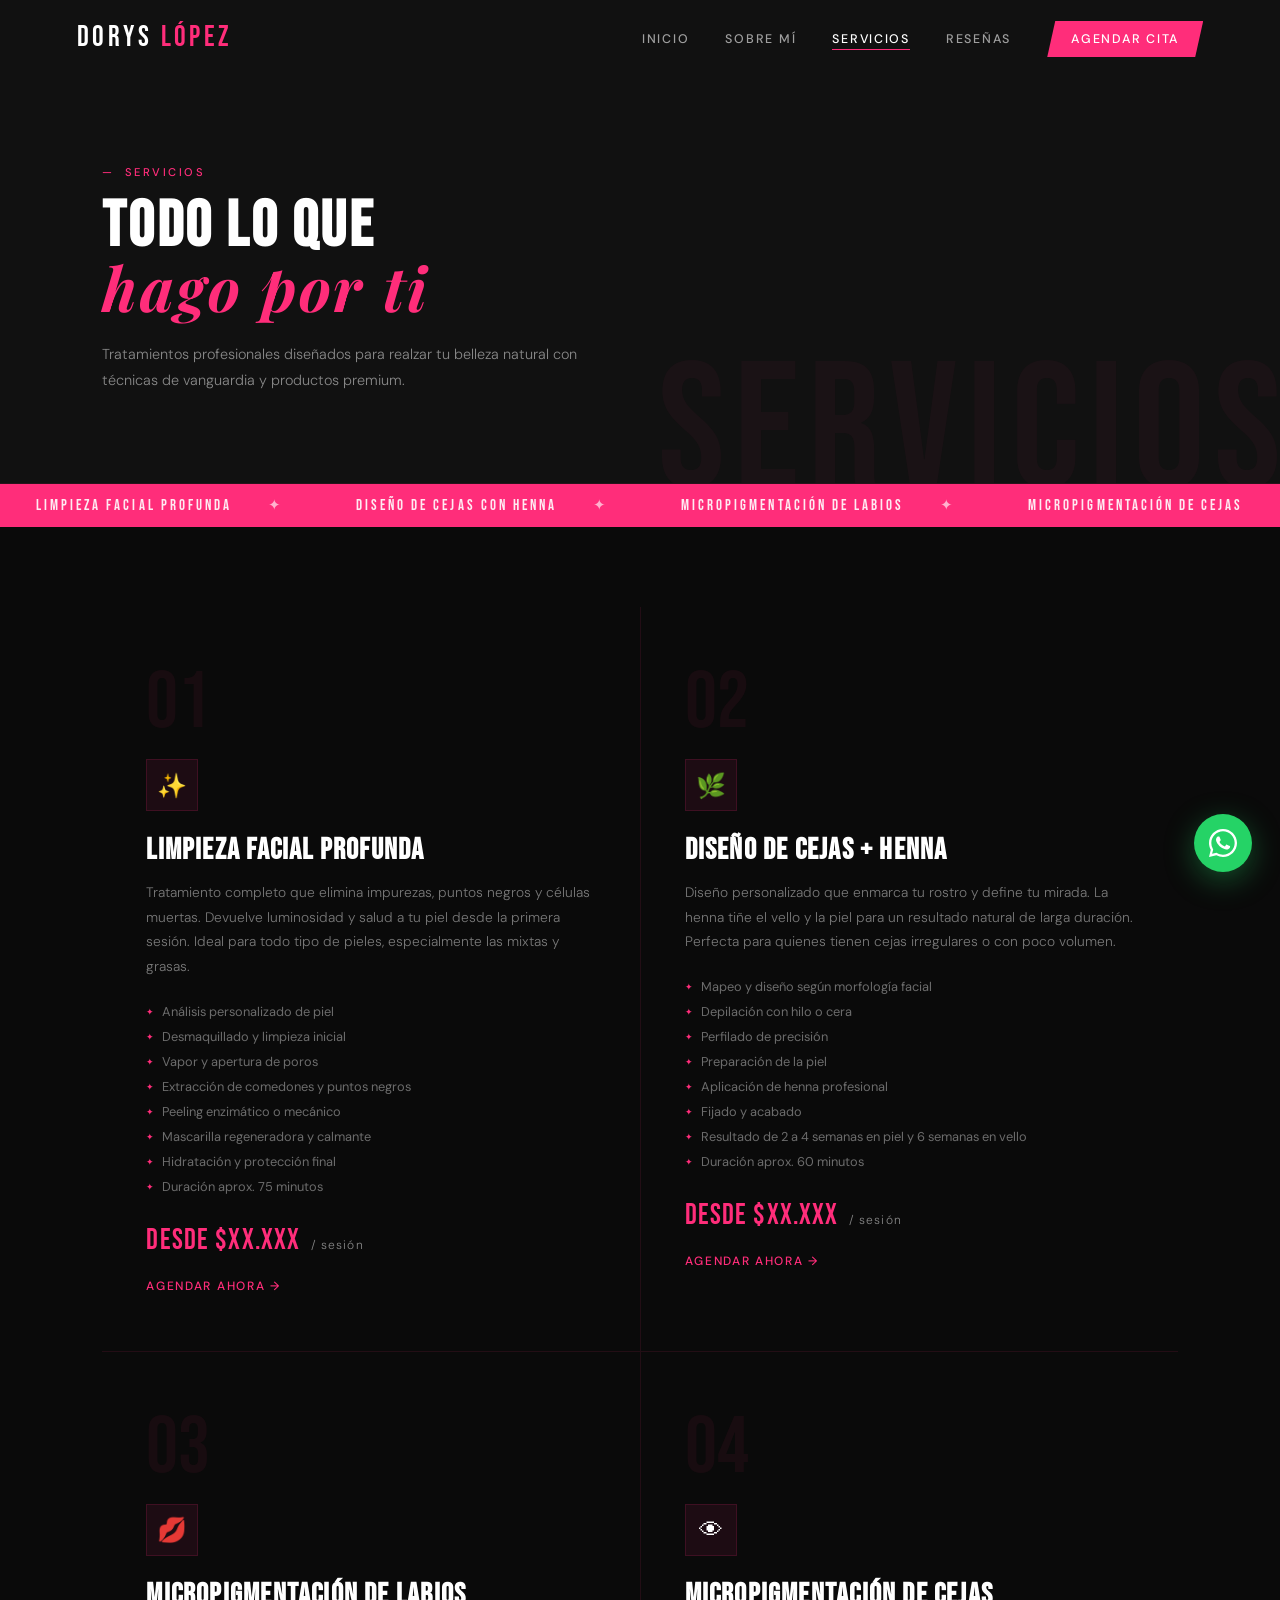
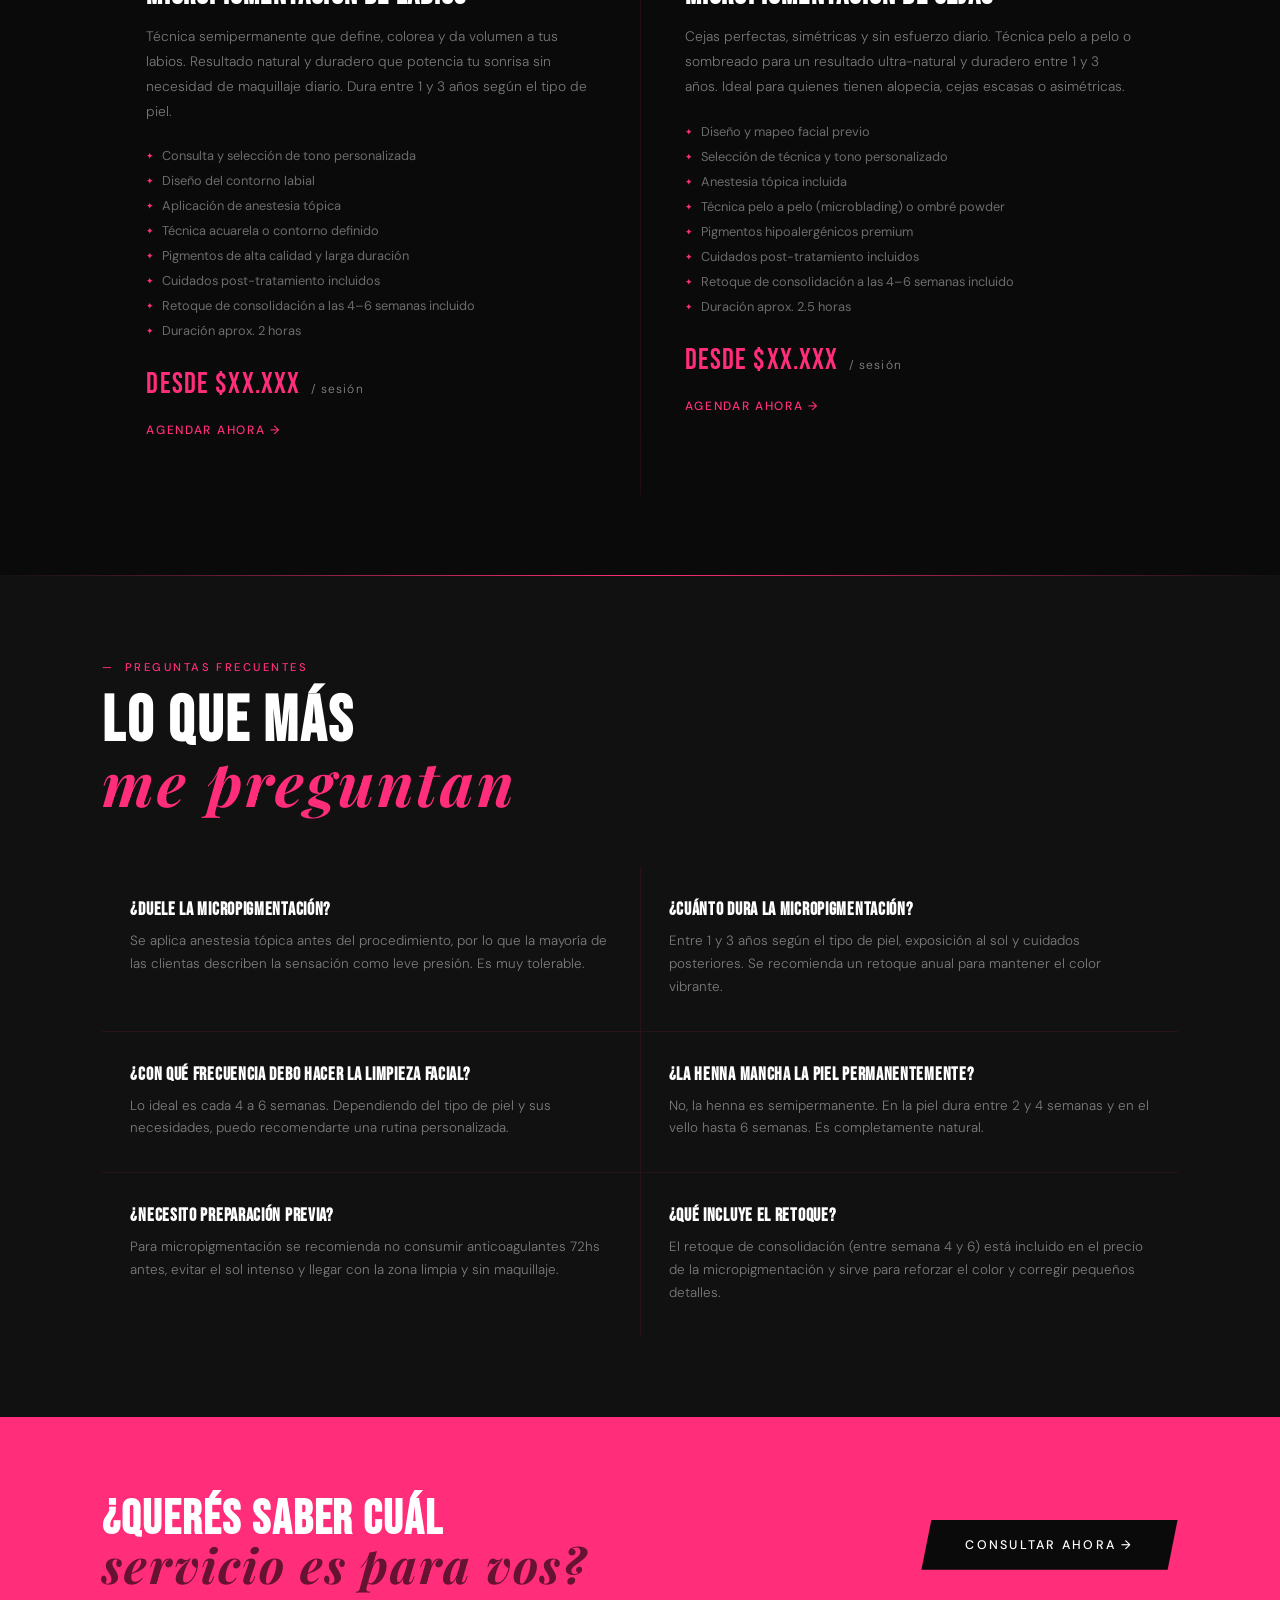
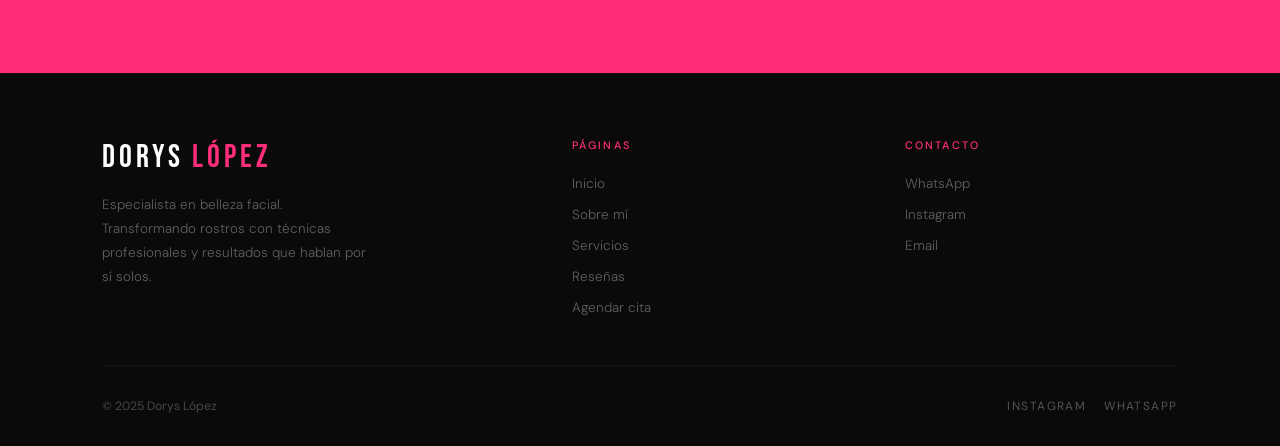
<file: servicios.html>
<!DOCTYPE html>
<html lang="es">
<head>
<meta charset="UTF-8"><meta name="viewport" content="width=device-width, initial-scale=1.0">
<title>Servicios — Dorys López</title>
<link rel="preconnect" href="https://fonts.googleapis.com">
<link href="https://fonts.googleapis.com/css2?family=Bebas+Neue&family=DM+Sans:ital,wght@0,300;0,400;0,500;1,300&family=Playfair+Display:ital@1&display=swap" rel="stylesheet">
<link rel="stylesheet" href="shared.css">
<style>
.servicios-full{padding:80px 8%;background:var(--black)}
.servicios-grid{display:grid;grid-template-columns:repeat(2,1fr);gap:1px;background:rgba(255,45,122,.1)}
.servicio-card{background:var(--black);padding:56px 44px;position:relative;overflow:hidden;transition:background .4s}
.servicio-card:hover{background:var(--black3)}
.servicio-card::after{content:'';position:absolute;left:0;bottom:0;width:0;height:2px;background:var(--pink);transition:width .5s ease}
.servicio-card:hover::after{width:100%}
.s-num{font-family:'Bebas Neue',sans-serif;font-size:5rem;color:rgba(255,45,122,.06);line-height:1;margin-bottom:16px}
.s-icon{width:52px;height:52px;background:rgba(255,45,122,.08);border:1px solid rgba(255,45,122,.15);display:flex;align-items:center;justify-content:center;font-size:1.5rem;margin-bottom:24px}
.servicio-card h3{font-family:'Bebas Neue',sans-serif;font-size:1.9rem;letter-spacing:.04em;color:var(--white);margin-bottom:14px;line-height:1}
.servicio-card p{color:rgba(255,255,255,.45);line-height:1.8;font-size:.86rem;font-weight:300;margin-bottom:24px}
.s-includes{list-style:none;display:flex;flex-direction:column;gap:8px;margin-bottom:28px}
.s-includes li{font-size:.8rem;color:rgba(255,255,255,.4);display:flex;align-items:flex-start;gap:8px}
.s-includes li::before{content:'✦';color:var(--pink);font-size:.55rem;margin-top:3px;flex-shrink:0}
.s-price{font-family:'Bebas Neue',sans-serif;font-size:1.8rem;color:var(--pink);letter-spacing:.04em}
.s-price small{font-family:'DM Sans',sans-serif;font-size:.75rem;color:var(--gray);font-weight:300;margin-left:4px}
.s-link{display:inline-flex;align-items:center;gap:8px;margin-top:20px;font-size:.75rem;letter-spacing:.14em;text-transform:uppercase;color:var(--pink);text-decoration:none;font-weight:500;transition:gap .3s}
.s-link:hover{gap:14px}
.faq-section{padding:80px 8%;background:var(--black2);position:relative}
.faq-section::before{content:'';position:absolute;top:0;left:0;right:0;height:1px;background:linear-gradient(90deg,transparent,var(--pink),transparent)}
.faq-grid{display:grid;grid-template-columns:1fr 1fr;gap:1px;background:rgba(255,45,122,.1);margin-top:48px}
.faq-item{background:var(--black2);padding:32px 28px;transition:background .3s}
.faq-item:hover{background:var(--black3)}
.faq-item h4{font-family:'Bebas Neue',sans-serif;font-size:1.1rem;letter-spacing:.04em;color:var(--white);margin-bottom:10px}
.faq-item p{color:rgba(255,255,255,.45);font-size:.84rem;line-height:1.7;font-weight:300}
.cta-band{background:var(--pink);padding:80px 8%;display:flex;align-items:center;justify-content:space-between;gap:40px;flex-wrap:wrap}
.cta-band h2{font-family:'Bebas Neue',sans-serif;font-size:clamp(2rem,4vw,3rem);letter-spacing:.04em;line-height:.95;color:var(--white)}
.cta-band h2 em{font-family:'Playfair Display',serif;font-style:italic;color:rgba(0,0,0,.6)}
@media(max-width:960px){
  .servicios-grid{grid-template-columns:1fr}
  .faq-grid{grid-template-columns:1fr}
  .cta-band{flex-direction:column;text-align:center}
}
</style>
</head>
<body>
<div class="cursor-glow" id="cursorGlow"></div>
<nav id="navbar">
  <a href="index.html" class="nav-logo">DORYS <span>LÓPEZ</span></a>
  <ul class="nav-links" id="navMenu">
    <li><a href="index.html">Inicio</a></li>
    <li><a href="nosotros.html">Sobre mí</a></li>
    <li><a href="servicios.html" class="active">Servicios</a></li>
    <li><a href="testimonios.html">Reseñas</a></li>
    <li><a href="agenda.html" class="nav-cta">Agendar cita</a></li>
  </ul>
  <button class="hamburger" id="hamburger" aria-label="Menú"><span></span><span></span><span></span></button>
</nav>

<div class="page-hero">
  <div class="page-hero-bg">SERVICIOS</div>
  <div class="section-label">Servicios</div>
  <h1 class="section-title">TODO LO QUE<br><em>hago por ti</em></h1>
  <p class="section-sub">Tratamientos profesionales diseñados para realzar tu belleza natural con técnicas de vanguardia y productos premium.</p>
</div>

<div class="ticker"><div class="ticker-track"><span class="ticker-item">Limpieza Facial Profunda</span><span class="ticker-item">Diseño de Cejas con Henna</span><span class="ticker-item">Micropigmentación de Labios</span><span class="ticker-item">Micropigmentación de Cejas</span><span class="ticker-item">Resultados Reales</span><span class="ticker-item">Agenda tu Cita Hoy</span><span class="ticker-item">Limpieza Facial Profunda</span><span class="ticker-item">Diseño de Cejas con Henna</span><span class="ticker-item">Micropigmentación de Labios</span><span class="ticker-item">Micropigmentación de Cejas</span><span class="ticker-item">Resultados Reales</span><span class="ticker-item">Agenda tu Cita Hoy</span></div></div>

<section class="servicios-full">
  <div class="servicios-grid">
    <div class="servicio-card fade-in">
      <div class="s-num">01</div>
      <div class="s-icon">✨</div>
      <h3>Limpieza Facial Profunda</h3>
      <p>Tratamiento completo que elimina impurezas, puntos negros y células muertas. Devuelve luminosidad y salud a tu piel desde la primera sesión. Ideal para todo tipo de pieles, especialmente las mixtas y grasas.</p>
      <ul class="s-includes">
        <li>Análisis personalizado de piel</li>
        <li>Desmaquillado y limpieza inicial</li>
        <li>Vapor y apertura de poros</li>
        <li>Extracción de comedones y puntos negros</li>
        <li>Peeling enzimático o mecánico</li>
        <li>Mascarilla regeneradora y calmante</li>
        <li>Hidratación y protección final</li>
        <li>Duración aprox. 75 minutos</li>
      </ul>
      <div class="s-price">Desde $XX.XXX <small>/ sesión</small></div>
      <a href="agenda.html" class="s-link">Agendar ahora →</a>
    </div>
    <div class="servicio-card fade-in">
      <div class="s-num">02</div>
      <div class="s-icon">🌿</div>
      <h3>Diseño de Cejas + Henna</h3>
      <p>Diseño personalizado que enmarca tu rostro y define tu mirada. La henna tiñe el vello y la piel para un resultado natural de larga duración. Perfecta para quienes tienen cejas irregulares o con poco volumen.</p>
      <ul class="s-includes">
        <li>Mapeo y diseño según morfología facial</li>
        <li>Depilación con hilo o cera</li>
        <li>Perfilado de precisión</li>
        <li>Preparación de la piel</li>
        <li>Aplicación de henna profesional</li>
        <li>Fijado y acabado</li>
        <li>Resultado de 2 a 4 semanas en piel y 6 semanas en vello</li>
        <li>Duración aprox. 60 minutos</li>
      </ul>
      <div class="s-price">Desde $XX.XXX <small>/ sesión</small></div>
      <a href="agenda.html" class="s-link">Agendar ahora →</a>
    </div>
    <div class="servicio-card fade-in">
      <div class="s-num">03</div>
      <div class="s-icon">💋</div>
      <h3>Micropigmentación de Labios</h3>
      <p>Técnica semipermanente que define, colorea y da volumen a tus labios. Resultado natural y duradero que potencia tu sonrisa sin necesidad de maquillaje diario. Dura entre 1 y 3 años según el tipo de piel.</p>
      <ul class="s-includes">
        <li>Consulta y selección de tono personalizada</li>
        <li>Diseño del contorno labial</li>
        <li>Aplicación de anestesia tópica</li>
        <li>Técnica acuarela o contorno definido</li>
        <li>Pigmentos de alta calidad y larga duración</li>
        <li>Cuidados post-tratamiento incluidos</li>
        <li>Retoque de consolidación a las 4–6 semanas incluido</li>
        <li>Duración aprox. 2 horas</li>
      </ul>
      <div class="s-price">Desde $XX.XXX <small>/ sesión</small></div>
      <a href="agenda.html" class="s-link">Agendar ahora →</a>
    </div>
    <div class="servicio-card fade-in">
      <div class="s-num">04</div>
      <div class="s-icon">👁</div>
      <h3>Micropigmentación de Cejas</h3>
      <p>Cejas perfectas, simétricas y sin esfuerzo diario. Técnica pelo a pelo o sombreado para un resultado ultra-natural y duradero entre 1 y 3 años. Ideal para quienes tienen alopecia, cejas escasas o asimétricas.</p>
      <ul class="s-includes">
        <li>Diseño y mapeo facial previo</li>
        <li>Selección de técnica y tono personalizado</li>
        <li>Anestesia tópica incluida</li>
        <li>Técnica pelo a pelo (microblading) o ombré powder</li>
        <li>Pigmentos hipoalergénicos premium</li>
        <li>Cuidados post-tratamiento incluidos</li>
        <li>Retoque de consolidación a las 4–6 semanas incluido</li>
        <li>Duración aprox. 2.5 horas</li>
      </ul>
      <div class="s-price">Desde $XX.XXX <small>/ sesión</small></div>
      <a href="agenda.html" class="s-link">Agendar ahora →</a>
    </div>
  </div>
</section>

<section class="faq-section">
  <div class="section-label">Preguntas frecuentes</div>
  <h2 class="section-title">LO QUE MÁS<br><em>me preguntan</em></h2>
  <div class="faq-grid">
    <div class="faq-item fade-in"><h4>¿Duele la micropigmentación?</h4><p>Se aplica anestesia tópica antes del procedimiento, por lo que la mayoría de las clientas describen la sensación como leve presión. Es muy tolerable.</p></div>
    <div class="faq-item fade-in"><h4>¿Cuánto dura la micropigmentación?</h4><p>Entre 1 y 3 años según el tipo de piel, exposición al sol y cuidados posteriores. Se recomienda un retoque anual para mantener el color vibrante.</p></div>
    <div class="faq-item fade-in"><h4>¿Con qué frecuencia debo hacer la limpieza facial?</h4><p>Lo ideal es cada 4 a 6 semanas. Dependiendo del tipo de piel y sus necesidades, puedo recomendarte una rutina personalizada.</p></div>
    <div class="faq-item fade-in"><h4>¿La henna mancha la piel permanentemente?</h4><p>No, la henna es semipermanente. En la piel dura entre 2 y 4 semanas y en el vello hasta 6 semanas. Es completamente natural.</p></div>
    <div class="faq-item fade-in"><h4>¿Necesito preparación previa?</h4><p>Para micropigmentación se recomienda no consumir anticoagulantes 72hs antes, evitar el sol intenso y llegar con la zona limpia y sin maquillaje.</p></div>
    <div class="faq-item fade-in"><h4>¿Qué incluye el retoque?</h4><p>El retoque de consolidación (entre semana 4 y 6) está incluido en el precio de la micropigmentación y sirve para reforzar el color y corregir pequeños detalles.</p></div>
  </div>
</section>

<div class="cta-band fade-in">
  <h2>¿QUERÉS SABER CUÁL<br><em>servicio es para vos?</em></h2>
  <a href="agenda.html" class="btn-dark">Consultar ahora →</a>
</div>

<footer>
  <div class="footer-top">
    <div class="footer-brand"><div class="footer-logo">DORYS <span>LÓPEZ</span></div><p>Especialista en belleza facial. Transformando rostros con técnicas profesionales y resultados que hablan por sí solos.</p></div>
    <div class="footer-col"><h5>Páginas</h5><ul><li><a href="index.html">Inicio</a></li><li><a href="nosotros.html">Sobre mí</a></li><li><a href="servicios.html">Servicios</a></li><li><a href="testimonios.html">Reseñas</a></li><li><a href="agenda.html">Agendar cita</a></li></ul></div>
    <div class="footer-col"><h5>Contacto</h5><ul><li><a href="https://wa.me/TUNUMERO">WhatsApp</a></li><li><a href="https://www.instagram.com/">Instagram</a></li><li><a href="mailto:dorys@email.com">Email</a></li></ul></div>
  </div>
  <div class="footer-bottom"><span>© 2025 Dorys López</span><div class="social-links"><a href="https://www.instagram.com/" target="_blank">Instagram</a><a href="https://wa.me/TUNUMERO" target="_blank">WhatsApp</a></div></div>
</footer>
<a href="https://wa.me/TUNUMERO?text=Hola%20Dorys!" class="wa-float" target="_blank"><svg width="28" height="28" viewBox="0 0 24 24" fill="white"><path d="M17.472 14.382c-.297-.149-1.758-.867-2.03-.967-.273-.099-.471-.148-.67.15-.197.297-.767.966-.94 1.164-.173.199-.347.223-.644.075-.297-.15-1.255-.463-2.39-1.475-.883-.788-1.48-1.761-1.653-2.059-.173-.297-.018-.458.13-.606.134-.133.298-.347.446-.52.149-.174.198-.298.298-.497.099-.198.05-.371-.025-.52-.075-.149-.669-1.612-.916-2.207-.242-.579-.487-.5-.669-.51-.173-.008-.371-.01-.57-.01-.198 0-.52.074-.792.372-.272.297-1.04 1.016-1.04 2.479 0 1.462 1.065 2.875 1.213 3.074.149.198 2.096 3.2 5.077 4.487.709.306 1.262.489 1.694.625.712.227 1.36.195 1.871.118.571-.085 1.758-.719 2.006-1.413.248-.694.248-1.289.173-1.413-.074-.124-.272-.198-.57-.347z"/><path d="M12 0C5.373 0 0 5.373 0 12c0 2.123.555 4.116 1.528 5.845L0 24l6.338-1.501A11.95 11.95 0 0012 24c6.627 0 12-5.373 12-12S18.627 0 12 0zm0 22c-1.891 0-3.66-.506-5.186-1.388l-.372-.22-3.764.891.93-3.666-.242-.383A9.96 9.96 0 012 12C2 6.477 6.477 2 12 2s10 4.477 10 10-4.477 10-10 10z"/></svg></a>
<script src="shared.js"></script>
<script>document.querySelectorAll('.fade-in').forEach(el=>observer.observe(el));</script>
</body>
</html>
</file>
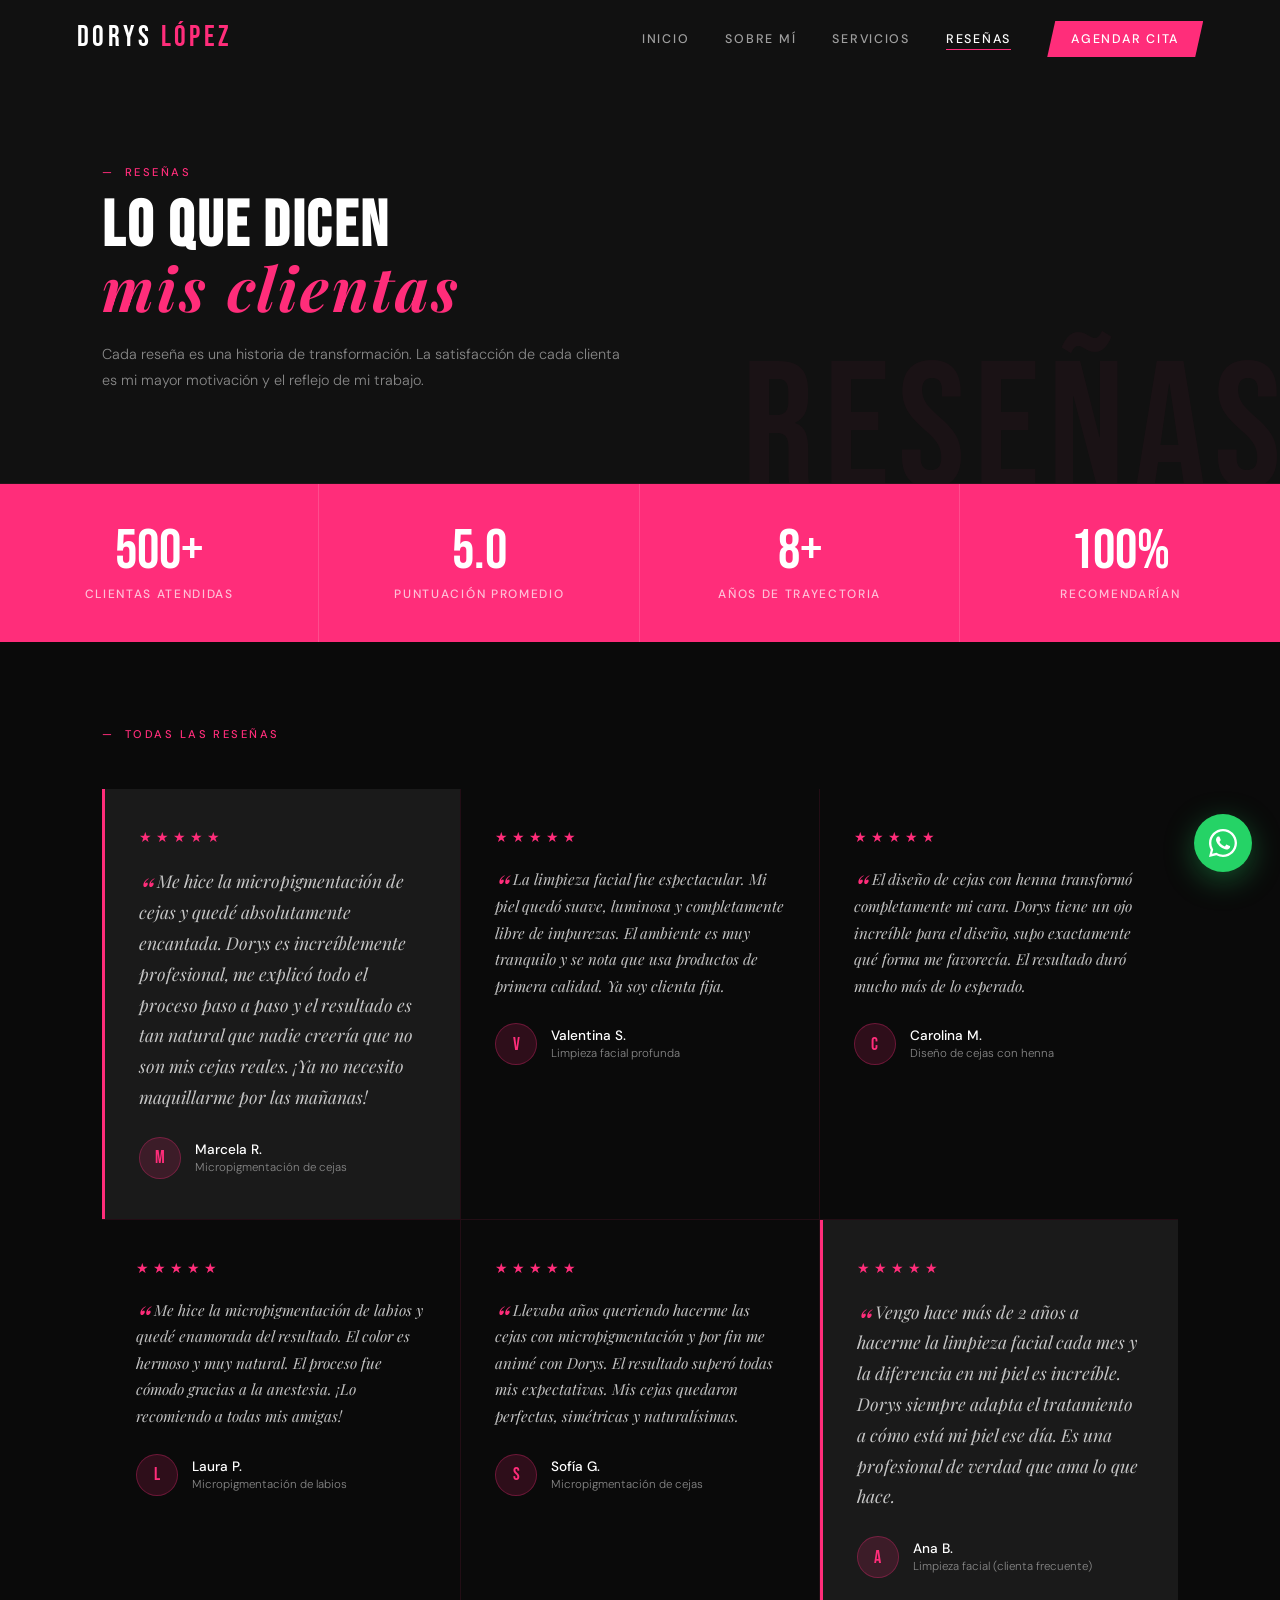
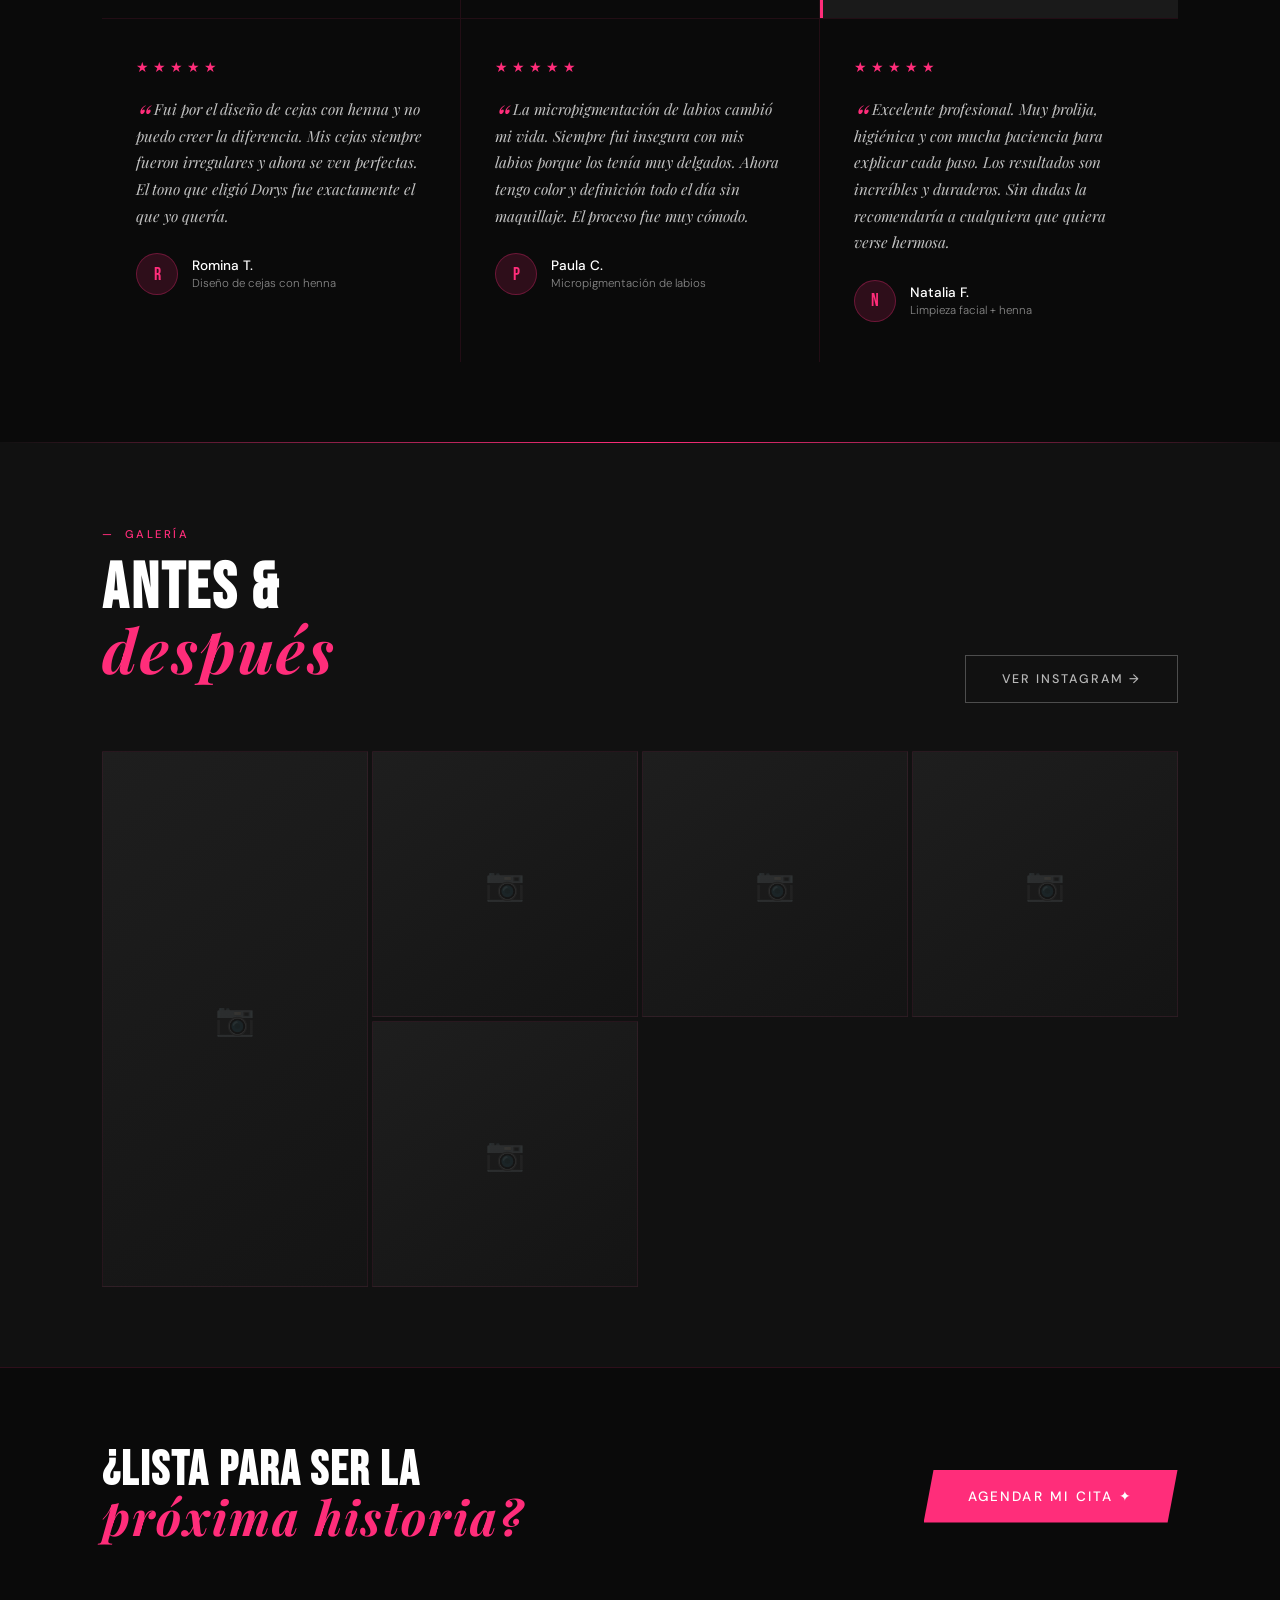
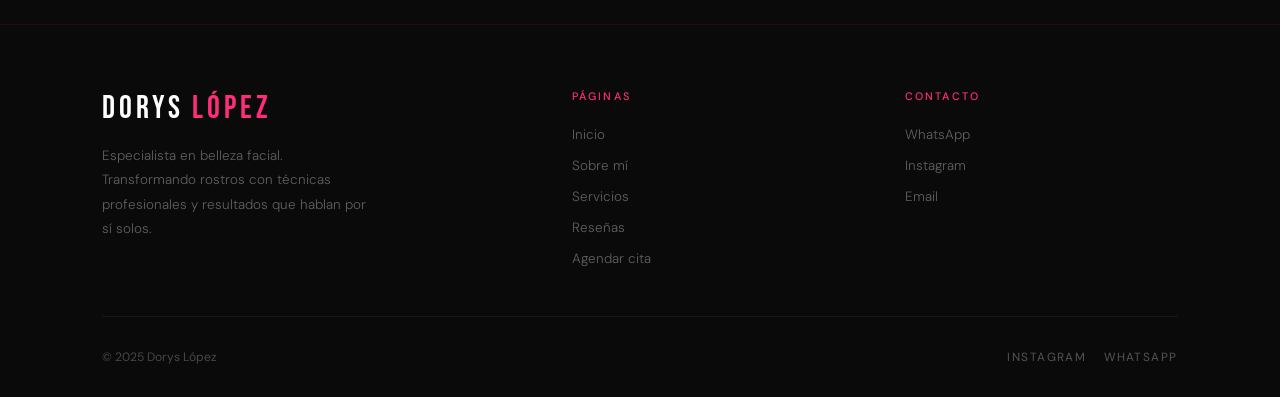
<file: testimonios.html>
<!DOCTYPE html>
<html lang="es">
<head>
<meta charset="UTF-8"><meta name="viewport" content="width=device-width, initial-scale=1.0">
<title>Reseñas — Dorys López</title>
<link rel="preconnect" href="https://fonts.googleapis.com">
<link href="https://fonts.googleapis.com/css2?family=Bebas+Neue&family=DM+Sans:ital,wght@0,300;0,400;0,500;1,300&family=Playfair+Display:ital@1&display=swap" rel="stylesheet">
<link rel="stylesheet" href="shared.css">
<style>
.stats-band{background:var(--pink);display:grid;grid-template-columns:repeat(4,1fr);gap:1px;background-color:var(--pink)}
.stat-box{background:var(--pink);padding:40px 28px;text-align:center;border-right:1px solid rgba(255,255,255,.15)}
.stat-box:last-child{border-right:none}
.stat-big{font-family:'Bebas Neue',sans-serif;font-size:3.5rem;color:var(--white);line-height:1;margin-bottom:6px}
.stat-txt{font-size:.75rem;letter-spacing:.14em;text-transform:uppercase;color:rgba(255,255,255,.7);font-weight:500}
.testimonios-section{padding:80px 8%;background:var(--black)}
.testi-masonry{display:grid;grid-template-columns:repeat(3,1fr);gap:1px;background:rgba(255,45,122,.1)}
.testimonio{background:var(--black);padding:40px 34px;transition:background .3s}
.testimonio:hover{background:var(--black3)}
.testimonio.featured{background:var(--black3);border-left:3px solid var(--pink)}
.testimonio blockquote{font-family:'Playfair Display',serif;font-style:italic;line-height:1.75;color:rgba(255,255,255,.75);margin-bottom:24px}
.testimonio.featured blockquote{font-size:1.1rem}
.testimonio:not(.featured) blockquote{font-size:.95rem}
.testimonio blockquote::before{content:'\201C';font-size:2.2rem;color:var(--pink);line-height:0;vertical-align:-.45em;margin-right:4px}
.testimonio cite{display:flex;align-items:center;gap:14px;font-style:normal}
.cite-name{font-size:.85rem;font-weight:500;color:var(--white)}
.cite-serv{font-size:.72rem;color:var(--gray);font-weight:300;margin-top:2px}
.galeria-section{padding:80px 8%;background:var(--black2);position:relative}
.galeria-section::before{content:'';position:absolute;top:0;left:0;right:0;height:1px;background:linear-gradient(90deg,transparent,var(--pink),transparent)}
.galeria-header{display:flex;justify-content:space-between;align-items:flex-end;margin-bottom:48px}
.galeria-grid{display:grid;grid-template-columns:repeat(4,1fr);grid-template-rows:auto auto;gap:4px}
.galeria-item{background:linear-gradient(145deg,#1e1e1e,#141414);border:1px solid rgba(255,45,122,.08);aspect-ratio:1;position:relative;overflow:hidden;display:flex;align-items:center;justify-content:center;cursor:pointer;transition:border-color .3s}
.galeria-item:hover{border-color:rgba(255,45,122,.35)}
.galeria-item:first-child{grid-row:span 2;aspect-ratio:auto}
.galeria-item .ph{font-size:2rem;opacity:.12}
.galeria-item::after{content:attr(data-label);position:absolute;bottom:0;left:0;right:0;background:linear-gradient(transparent,rgba(10,10,10,.85));color:rgba(255,255,255,.6);padding:24px 14px 12px;font-size:.72rem;letter-spacing:.08em;text-transform:uppercase;transform:translateY(100%);transition:transform .3s}
.galeria-item:hover::after{transform:translateY(0)}
.cta-band{background:var(--black);padding:80px 8%;display:flex;align-items:center;justify-content:space-between;gap:40px;border-top:1px solid rgba(255,45,122,.15);flex-wrap:wrap}
.cta-band h2{font-family:'Bebas Neue',sans-serif;font-size:clamp(2rem,4vw,3rem);letter-spacing:.04em;line-height:.95;color:var(--white)}
.cta-band h2 em{font-family:'Playfair Display',serif;font-style:italic;color:var(--pink)}
@media(max-width:960px){
  .stats-band{grid-template-columns:1fr 1fr}
  .testi-masonry{grid-template-columns:1fr}
  .galeria-grid{grid-template-columns:repeat(2,1fr)}
  .galeria-item:first-child{grid-row:span 1;aspect-ratio:1}
  .galeria-header{flex-direction:column;gap:16px;align-items:flex-start}
  .cta-band{flex-direction:column;text-align:center}
}
</style>
</head>
<body>
<div class="cursor-glow" id="cursorGlow"></div>
<nav id="navbar">
  <a href="index.html" class="nav-logo">DORYS <span>LÓPEZ</span></a>
  <ul class="nav-links" id="navMenu">
    <li><a href="index.html">Inicio</a></li>
    <li><a href="nosotros.html">Sobre mí</a></li>
    <li><a href="servicios.html">Servicios</a></li>
    <li><a href="testimonios.html" class="active">Reseñas</a></li>
    <li><a href="agenda.html" class="nav-cta">Agendar cita</a></li>
  </ul>
  <button class="hamburger" id="hamburger" aria-label="Menú"><span></span><span></span><span></span></button>
</nav>

<div class="page-hero">
  <div class="page-hero-bg">RESEÑAS</div>
  <div class="section-label">Reseñas</div>
  <h1 class="section-title">LO QUE DICEN<br><em>mis clientas</em></h1>
  <p class="section-sub">Cada reseña es una historia de transformación. La satisfacción de cada clienta es mi mayor motivación y el reflejo de mi trabajo.</p>
</div>

<div class="stats-band">
  <div class="stat-box"><div class="stat-big">500+</div><div class="stat-txt">Clientas atendidas</div></div>
  <div class="stat-box"><div class="stat-big">5.0</div><div class="stat-txt">Puntuación promedio</div></div>
  <div class="stat-box"><div class="stat-big">8+</div><div class="stat-txt">Años de trayectoria</div></div>
  <div class="stat-box"><div class="stat-big">100%</div><div class="stat-txt">Recomendarían</div></div>
</div>

<section class="testimonios-section">
  <div class="section-label" style="margin-bottom:48px">Todas las reseñas</div>
  <div class="testi-masonry">
    <div class="testimonio featured fade-in">
      <div class="stars">★★★★★</div>
      <blockquote>Me hice la micropigmentación de cejas y quedé absolutamente encantada. Dorys es increíblemente profesional, me explicó todo el proceso paso a paso y el resultado es tan natural que nadie creería que no son mis cejas reales. ¡Ya no necesito maquillarme por las mañanas!</blockquote>
      <cite><div class="avatar">M</div><div><div class="cite-name">Marcela R.</div><div class="cite-serv">Micropigmentación de cejas</div></div></cite>
    </div>
    <div class="testimonio fade-in">
      <div class="stars">★★★★★</div>
      <blockquote>La limpieza facial fue espectacular. Mi piel quedó suave, luminosa y completamente libre de impurezas. El ambiente es muy tranquilo y se nota que usa productos de primera calidad. Ya soy clienta fija.</blockquote>
      <cite><div class="avatar">V</div><div><div class="cite-name">Valentina S.</div><div class="cite-serv">Limpieza facial profunda</div></div></cite>
    </div>
    <div class="testimonio fade-in">
      <div class="stars">★★★★★</div>
      <blockquote>El diseño de cejas con henna transformó completamente mi cara. Dorys tiene un ojo increíble para el diseño, supo exactamente qué forma me favorecía. El resultado duró mucho más de lo esperado.</blockquote>
      <cite><div class="avatar">C</div><div><div class="cite-name">Carolina M.</div><div class="cite-serv">Diseño de cejas con henna</div></div></cite>
    </div>
    <div class="testimonio fade-in">
      <div class="stars">★★★★★</div>
      <blockquote>Me hice la micropigmentación de labios y quedé enamorada del resultado. El color es hermoso y muy natural. El proceso fue cómodo gracias a la anestesia. ¡Lo recomiendo a todas mis amigas!</blockquote>
      <cite><div class="avatar">L</div><div><div class="cite-name">Laura P.</div><div class="cite-serv">Micropigmentación de labios</div></div></cite>
    </div>
    <div class="testimonio fade-in">
      <div class="stars">★★★★★</div>
      <blockquote>Llevaba años queriendo hacerme las cejas con micropigmentación y por fin me animé con Dorys. El resultado superó todas mis expectativas. Mis cejas quedaron perfectas, simétricas y naturalísimas.</blockquote>
      <cite><div class="avatar">S</div><div><div class="cite-name">Sofía G.</div><div class="cite-serv">Micropigmentación de cejas</div></div></cite>
    </div>
    <div class="testimonio featured fade-in">
      <div class="stars">★★★★★</div>
      <blockquote>Vengo hace más de 2 años a hacerme la limpieza facial cada mes y la diferencia en mi piel es increíble. Dorys siempre adapta el tratamiento a cómo está mi piel ese día. Es una profesional de verdad que ama lo que hace.</blockquote>
      <cite><div class="avatar">A</div><div><div class="cite-name">Ana B.</div><div class="cite-serv">Limpieza facial (clienta frecuente)</div></div></cite>
    </div>
    <div class="testimonio fade-in">
      <div class="stars">★★★★★</div>
      <blockquote>Fui por el diseño de cejas con henna y no puedo creer la diferencia. Mis cejas siempre fueron irregulares y ahora se ven perfectas. El tono que eligió Dorys fue exactamente el que yo quería.</blockquote>
      <cite><div class="avatar">R</div><div><div class="cite-name">Romina T.</div><div class="cite-serv">Diseño de cejas con henna</div></div></cite>
    </div>
    <div class="testimonio fade-in">
      <div class="stars">★★★★★</div>
      <blockquote>La micropigmentación de labios cambió mi vida. Siempre fui insegura con mis labios porque los tenía muy delgados. Ahora tengo color y definición todo el día sin maquillaje. El proceso fue muy cómodo.</blockquote>
      <cite><div class="avatar">P</div><div><div class="cite-name">Paula C.</div><div class="cite-serv">Micropigmentación de labios</div></div></cite>
    </div>
    <div class="testimonio fade-in">
      <div class="stars">★★★★★</div>
      <blockquote>Excelente profesional. Muy prolija, higiénica y con mucha paciencia para explicar cada paso. Los resultados son increíbles y duraderos. Sin dudas la recomendaría a cualquiera que quiera verse hermosa.</blockquote>
      <cite><div class="avatar">N</div><div><div class="cite-name">Natalia F.</div><div class="cite-serv">Limpieza facial + henna</div></div></cite>
    </div>
  </div>
</section>

<section class="galeria-section">
  <div class="galeria-header fade-in">
    <div><div class="section-label">Galería</div><h2 class="section-title">ANTES &amp;<br><em>después</em></h2></div>
    <a href="https://www.instagram.com/" target="_blank" class="btn-outline">Ver Instagram →</a>
  </div>
  <div class="galeria-grid">
    <div class="galeria-item" data-label="Micropigmentación de cejas — pelo a pelo"><span class="ph">📷</span></div>
    <div class="galeria-item" data-label="Diseño de cejas con henna"><span class="ph">📷</span></div>
    <div class="galeria-item" data-label="Limpieza facial profunda"><span class="ph">📷</span></div>
    <div class="galeria-item" data-label="Micropigmentación de labios"><span class="ph">📷</span></div>
    <div class="galeria-item" data-label="Diseño de cejas clásico"><span class="ph">📷</span></div>
  </div>
</section>

<div class="cta-band fade-in">
  <h2>¿LISTA PARA SER LA<br><em>próxima historia?</em></h2>
  <a href="agenda.html" class="btn-primary" style="font-size:.85rem;padding:18px 44px">Agendar mi cita ✦</a>
</div>

<footer>
  <div class="footer-top">
    <div class="footer-brand"><div class="footer-logo">DORYS <span>LÓPEZ</span></div><p>Especialista en belleza facial. Transformando rostros con técnicas profesionales y resultados que hablan por sí solos.</p></div>
    <div class="footer-col"><h5>Páginas</h5><ul><li><a href="index.html">Inicio</a></li><li><a href="nosotros.html">Sobre mí</a></li><li><a href="servicios.html">Servicios</a></li><li><a href="testimonios.html">Reseñas</a></li><li><a href="agenda.html">Agendar cita</a></li></ul></div>
    <div class="footer-col"><h5>Contacto</h5><ul><li><a href="https://wa.me/TUNUMERO">WhatsApp</a></li><li><a href="https://www.instagram.com/">Instagram</a></li><li><a href="mailto:dorys@email.com">Email</a></li></ul></div>
  </div>
  <div class="footer-bottom"><span>© 2025 Dorys López</span><div class="social-links"><a href="https://www.instagram.com/" target="_blank">Instagram</a><a href="https://wa.me/TUNUMERO" target="_blank">WhatsApp</a></div></div>
</footer>
<a href="https://wa.me/TUNUMERO?text=Hola%20Dorys!" class="wa-float" target="_blank"><svg width="28" height="28" viewBox="0 0 24 24" fill="white"><path d="M17.472 14.382c-.297-.149-1.758-.867-2.03-.967-.273-.099-.471-.148-.67.15-.197.297-.767.966-.94 1.164-.173.199-.347.223-.644.075-.297-.15-1.255-.463-2.39-1.475-.883-.788-1.48-1.761-1.653-2.059-.173-.297-.018-.458.13-.606.134-.133.298-.347.446-.52.149-.174.198-.298.298-.497.099-.198.05-.371-.025-.52-.075-.149-.669-1.612-.916-2.207-.242-.579-.487-.5-.669-.51-.173-.008-.371-.01-.57-.01-.198 0-.52.074-.792.372-.272.297-1.04 1.016-1.04 2.479 0 1.462 1.065 2.875 1.213 3.074.149.198 2.096 3.2 5.077 4.487.709.306 1.262.489 1.694.625.712.227 1.36.195 1.871.118.571-.085 1.758-.719 2.006-1.413.248-.694.248-1.289.173-1.413-.074-.124-.272-.198-.57-.347z"/><path d="M12 0C5.373 0 0 5.373 0 12c0 2.123.555 4.116 1.528 5.845L0 24l6.338-1.501A11.95 11.95 0 0012 24c6.627 0 12-5.373 12-12S18.627 0 12 0zm0 22c-1.891 0-3.66-.506-5.186-1.388l-.372-.22-3.764.891.93-3.666-.242-.383A9.96 9.96 0 012 12C2 6.477 6.477 2 12 2s10 4.477 10 10-4.477 10-10 10z"/></svg></a>
<script src="shared.js"></script>
<script>document.querySelectorAll('.fade-in').forEach(el=>observer.observe(el));</script>
</body>
</html>
</file>
<file: shared.css>
:root{--black:#0a0a0a;--black2:#111111;--black3:#1a1a1a;--pink:#ff2d7a;--pink-light:#ff6ba8;--pink-pale:#ffe0ee;--white:#ffffff;--gray:#888888;}
*{margin:0;padding:0;box-sizing:border-box}html{scroll-behavior:smooth}
body{font-family:'DM Sans',sans-serif;background:var(--black);color:var(--white);overflow-x:hidden}
.cursor-glow{position:fixed;width:300px;height:300px;border-radius:50%;background:radial-gradient(circle,rgba(255,45,122,.06) 0%,transparent 70%);pointer-events:none;z-index:0;transform:translate(-50%,-50%);transition:left .12s,top .12s}
nav{position:fixed;top:0;left:0;right:0;z-index:100;display:flex;align-items:center;justify-content:space-between;padding:20px 6%;transition:all .4s}
nav.scrolled{background:rgba(10,10,10,.95);backdrop-filter:blur(20px);padding:14px 6%;border-bottom:1px solid rgba(255,45,122,.15)}
.nav-logo{font-family:'Bebas Neue',sans-serif;font-size:1.8rem;letter-spacing:.12em;color:var(--white);text-decoration:none}
.nav-logo span{color:var(--pink)}
.nav-links{display:flex;gap:36px;list-style:none;align-items:center}
.nav-links a{text-decoration:none;color:rgba(255,255,255,.6);font-size:.78rem;letter-spacing:.14em;text-transform:uppercase;font-weight:500;transition:color .3s}
.nav-links a:hover{color:var(--white)}
.nav-links a.active{color:var(--white);border-bottom:1px solid var(--pink);padding-bottom:2px}
.nav-cta{background:var(--pink)!important;color:var(--white)!important;padding:10px 24px!important;clip-path:polygon(8px 0%,100% 0%,calc(100% - 8px) 100%,0% 100%);border:none!important;transition:background .3s!important}
.nav-cta:hover{background:var(--pink-light)!important}
.hamburger{display:none;flex-direction:column;gap:5px;cursor:pointer;background:none;border:none}
.hamburger span{display:block;width:24px;height:2px;background:var(--white);transition:all .3s}
.btn-primary{background:var(--pink);color:var(--white);padding:15px 36px;text-decoration:none;font-size:.78rem;letter-spacing:.16em;text-transform:uppercase;font-weight:500;transition:all .3s;display:inline-block;clip-path:polygon(10px 0%,100% 0%,calc(100% - 10px) 100%,0% 100%)}
.btn-primary:hover{background:var(--pink-light)}
.btn-outline{border:1px solid rgba(255,255,255,.25);color:rgba(255,255,255,.7);padding:15px 36px;text-decoration:none;font-size:.78rem;letter-spacing:.16em;text-transform:uppercase;font-weight:500;transition:all .3s;display:inline-block}
.btn-outline:hover{border-color:var(--pink);color:var(--pink)}
.btn-dark{background:var(--black);color:var(--white);padding:17px 44px;text-decoration:none;font-size:.78rem;letter-spacing:.18em;text-transform:uppercase;font-weight:500;display:inline-block;transition:all .3s;clip-path:polygon(10px 0%,100% 0%,calc(100% - 10px) 100%,0% 100%)}
.btn-dark:hover{background:#1a1a1a}
.section-label{display:inline-flex;align-items:center;gap:10px;font-size:.7rem;letter-spacing:.22em;text-transform:uppercase;color:var(--pink);font-weight:500;margin-bottom:18px}
.section-label::before{content:'—'}
.section-title{font-family:'Bebas Neue',sans-serif;font-size:clamp(2.5rem,5vw,4rem);letter-spacing:.04em;line-height:.95;margin-bottom:18px}
.section-title em{font-family:'Playfair Display',serif;font-style:italic;color:var(--pink);font-size:.95em}
.section-sub{font-size:.9rem;line-height:1.8;color:var(--gray);max-width:520px;font-weight:300}
.page-hero{padding:160px 8% 90px;position:relative;overflow:hidden;border-bottom:1px solid rgba(255,45,122,.1);background:var(--black2)}
.page-hero-bg{position:absolute;bottom:-40px;right:-10px;font-family:'Bebas Neue',sans-serif;font-size:clamp(80px,15vw,180px);color:rgba(255,45,122,.04);white-space:nowrap;pointer-events:none;user-select:none;letter-spacing:.05em;line-height:1;text-align:right}
.ticker{background:var(--pink);padding:12px 0;overflow:hidden;display:flex}
.ticker-track{display:flex;white-space:nowrap;animation:ticker 18s linear infinite}
.ticker-item{font-family:'Bebas Neue',sans-serif;font-size:.95rem;letter-spacing:.2em;color:rgba(255,255,255,.9);padding:0 36px;display:inline-flex;align-items:center;gap:36px}
.ticker-item::after{content:'✦';opacity:.7}
@keyframes ticker{from{transform:translateX(0)}to{transform:translateX(-50%)}}
.stars{color:var(--pink);font-size:.85rem;letter-spacing:4px;margin-bottom:20px}
.avatar{width:42px;height:42px;border-radius:50%;background:rgba(255,45,122,.15);border:1px solid rgba(255,45,122,.3);display:flex;align-items:center;justify-content:center;font-family:'Bebas Neue',sans-serif;font-size:1.1rem;color:var(--pink)}
footer{background:var(--black);padding:64px 8% 32px;border-top:1px solid rgba(255,45,122,.1)}
.footer-top{display:grid;grid-template-columns:1.5fr 1fr 1fr;gap:60px;padding-bottom:48px;border-bottom:1px solid rgba(255,255,255,.05);margin-bottom:32px}
.footer-logo{font-family:'Bebas Neue',sans-serif;font-size:2rem;letter-spacing:.12em;color:var(--white);margin-bottom:16px}
.footer-logo span{color:var(--pink)}
.footer-brand p{font-size:.84rem;line-height:1.8;color:rgba(255,255,255,.35);font-weight:300;max-width:270px}
.footer-col h5{font-size:.68rem;letter-spacing:.2em;text-transform:uppercase;color:var(--pink);margin-bottom:20px;font-weight:500}
.footer-col ul{list-style:none;display:flex;flex-direction:column;gap:10px}
.footer-col ul li a{color:rgba(255,255,255,.35);text-decoration:none;font-size:.84rem;font-weight:300;transition:color .3s}
.footer-col ul li a:hover{color:var(--white)}
.footer-bottom{display:flex;justify-content:space-between;align-items:center;font-size:.76rem;color:rgba(255,255,255,.25);flex-wrap:wrap;gap:12px}
.social-links{display:flex;gap:18px}
.social-links a{color:rgba(255,255,255,.3);text-decoration:none;font-size:.74rem;letter-spacing:.12em;text-transform:uppercase;transition:color .3s}
.social-links a:hover{color:var(--pink)}
.wa-float{position:fixed;bottom:28px;right:28px;z-index:200;background:#25d366;color:white;width:58px;height:58px;border-radius:50%;display:flex;align-items:center;justify-content:center;box-shadow:0 8px 30px rgba(37,211,102,.35);text-decoration:none;transition:transform .3s;animation:wapulse 2.5s infinite}
.wa-float:hover{transform:scale(1.1)}
@keyframes wapulse{0%,100%{box-shadow:0 8px 30px rgba(37,211,102,.35)}50%{box-shadow:0 8px 45px rgba(37,211,102,.6)}}
.fade-in{opacity:0;transform:translateY(28px);transition:opacity .7s ease,transform .7s ease}
.fade-in.visible{opacity:1;transform:translateY(0)}
@media(max-width:960px){
  .hamburger{display:flex}
  .nav-links{position:fixed;top:0;right:-100%;width:75%;height:100vh;background:var(--black2);flex-direction:column;justify-content:center;align-items:center;gap:32px;transition:right .4s ease;border-left:1px solid rgba(255,45,122,.15)}
  .nav-links.open{right:0}
  .nav-links a{font-size:1rem}
  .footer-top{grid-template-columns:1fr;gap:32px}
  .page-hero{padding:120px 5% 60px}
}
</file>
